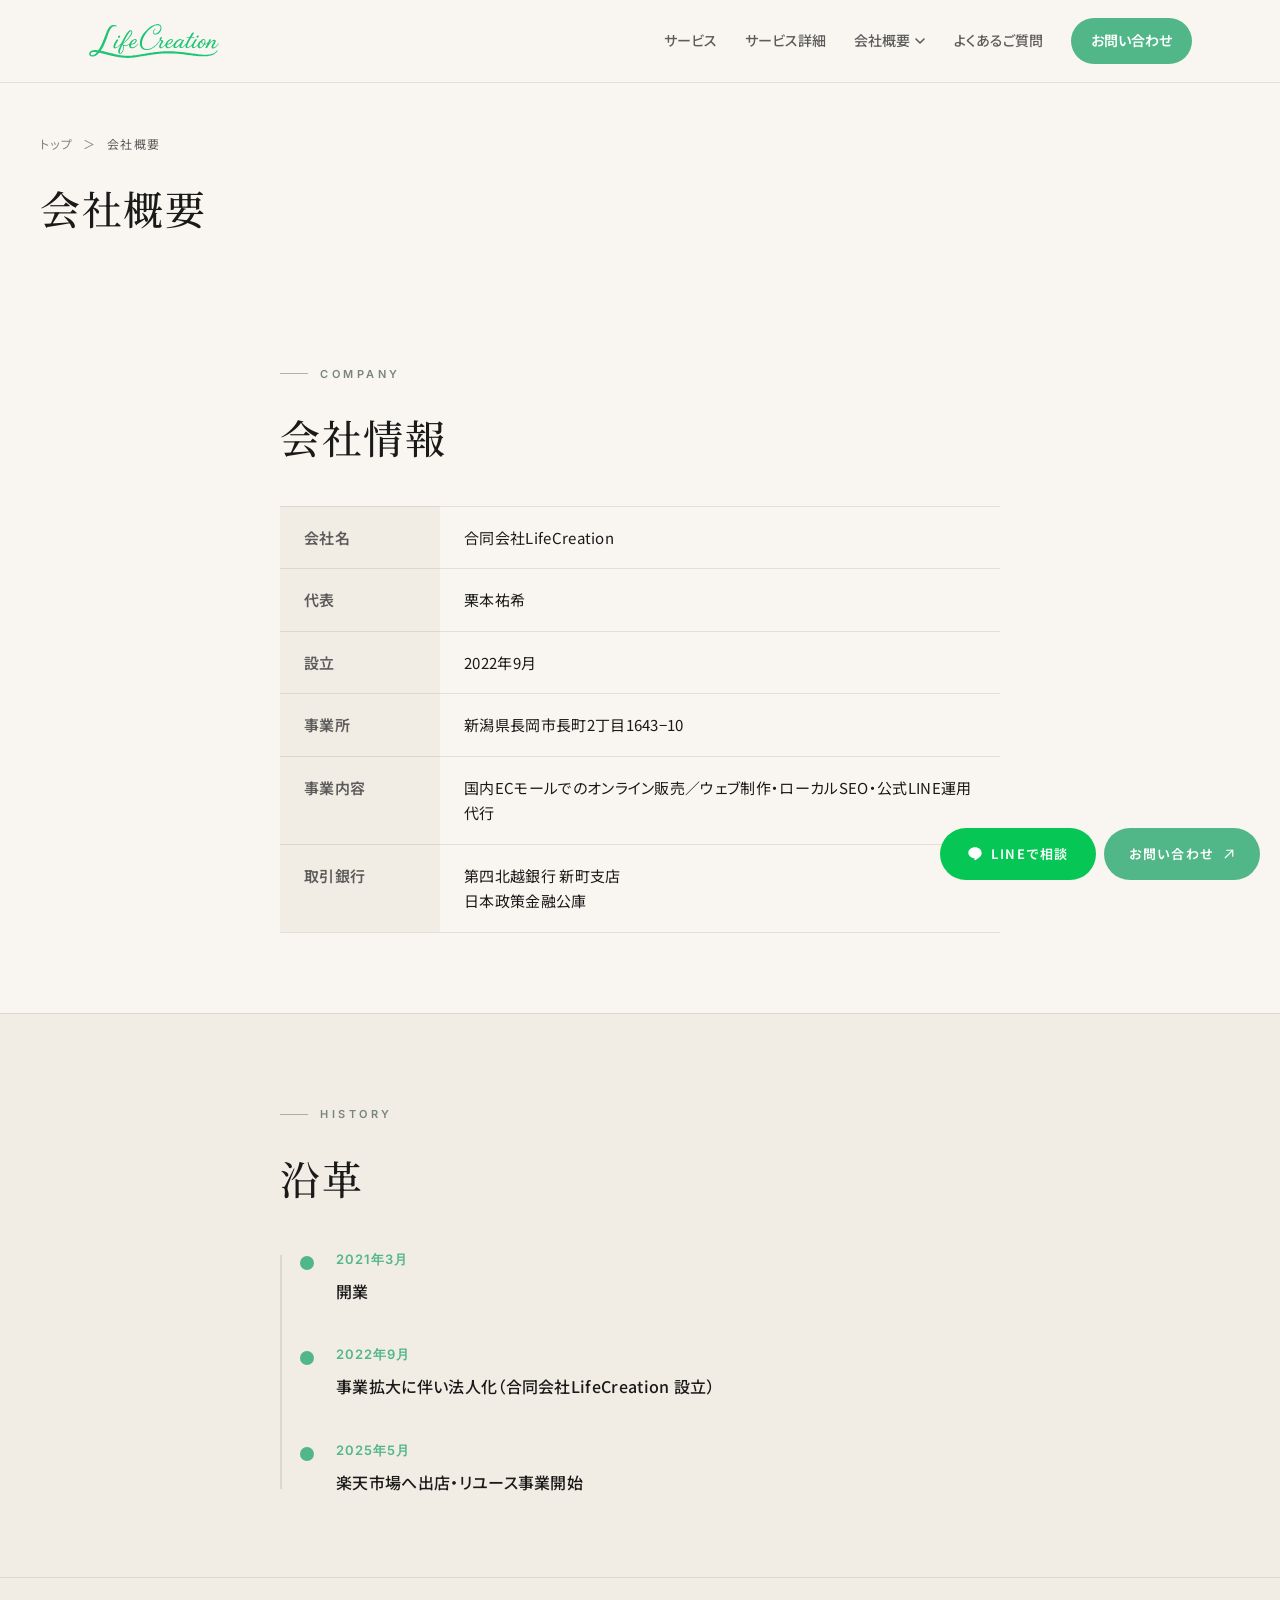
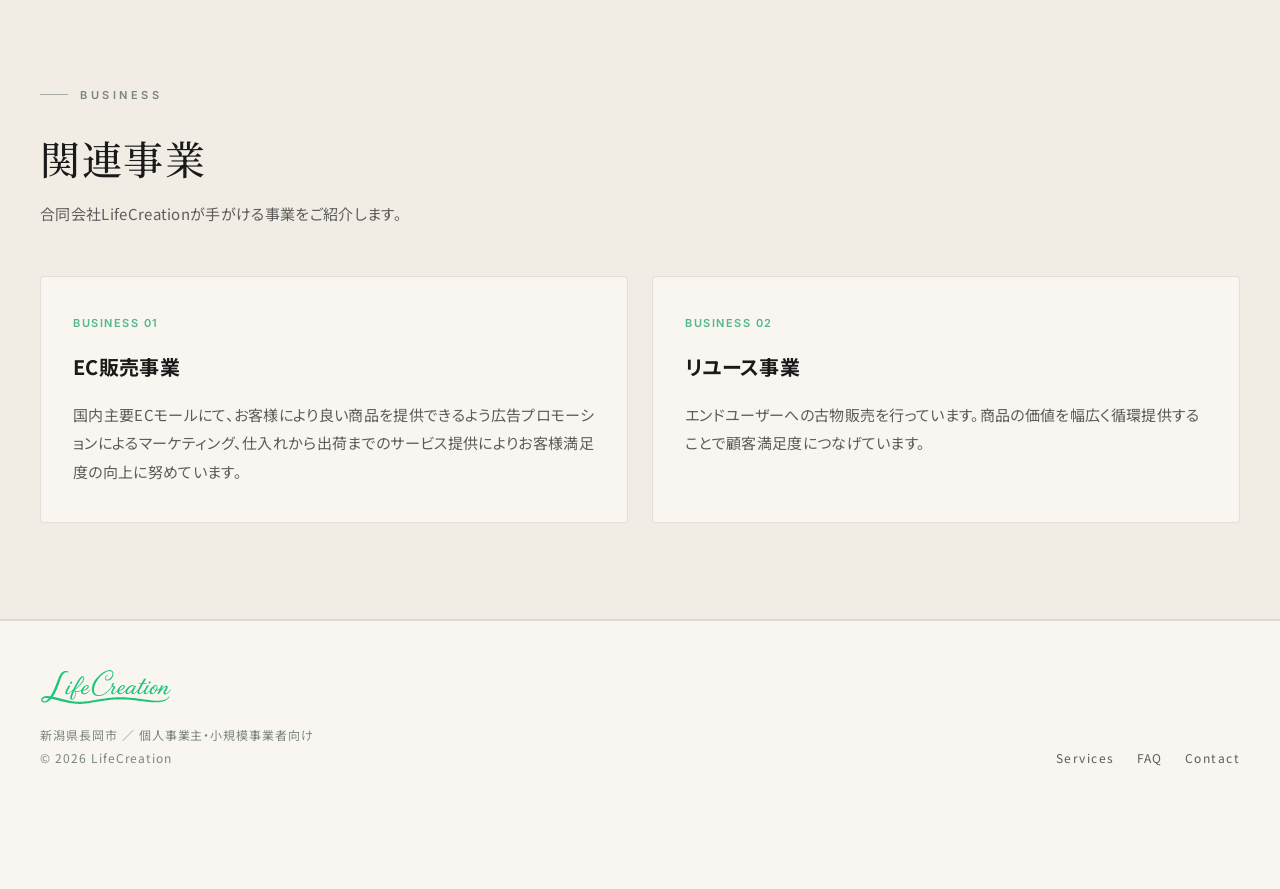
<file: company/index.html>
<!DOCTYPE html>
<html lang="ja">
<head>
  <meta charset="UTF-8" />
  <meta name="viewport" content="width=device-width, initial-scale=1.0" />

  <!-- Google tag (gtag.js) -->
  <script async src="https://www.googletagmanager.com/gtag/js?id=G-1W114CVM6D"></script>
  <script>
    window.dataLayer = window.dataLayer || [];
    function gtag(){dataLayer.push(arguments);}
    gtag('js', new Date());
    gtag('config', 'G-1W114CVM6D');
  </script>

  <title>会社概要 ｜ LifeCreation</title>
  <meta name="description" content="合同会社LifeCreationの会社概要・事業内容・沿革をご紹介します。" />
  <link rel="canonical" href="https://lifecreationst.net/company/" />

  <!-- Favicon -->
  <link rel="icon" type="image/svg+xml" href="../assets/favicon.svg" />
  <link rel="apple-touch-icon" href="../assets/apple-touch-icon.png" />

  <link rel="preconnect" href="https://fonts.googleapis.com" />
  <link rel="preconnect" href="https://fonts.gstatic.com" crossorigin />
  <link href="https://fonts.googleapis.com/css2?family=Inter:wght@400;500;600&amp;family=Noto+Sans+JP:wght@400;500;600;700&amp;family=Noto+Serif+JP:wght@400;500;600&amp;display=swap" rel="stylesheet" />

  <link rel="stylesheet" href="../assets/style.css" />
</head>
<body>

  <!-- ============== Header ============== -->
  <header class="site-header">
    <div class="site-header__inner">
      <a class="brand brand--wordmark" href="../index.html" aria-label="LifeCreation ホーム">
        <img class="brand__logo" src="../assets/logo.svg" alt="LifeCreation" />
        <span class="brand__name">LifeCreation</span>
      </a>

      <!-- PC: inline navigation (hidden on mobile) -->
      <nav class="nav-inline" aria-label="サイトナビゲーション (PC)">
        <a href="../index.html#services">サービス</a>
        <a href="../services/index.html">サービス詳細</a>
        <div class="nav-dropdown">
          <a class="nav-dropdown__link" href="./index.html">
            会社概要
            <svg width="12" height="12" viewBox="0 0 12 12" fill="none" aria-hidden="true"><path d="M2 4L6 8L10 4" stroke="currentColor" stroke-width="1.6" stroke-linecap="round" stroke-linejoin="round"/></svg>
          </a>
          <div class="nav-dropdown__menu">
            <a href="#related-biz">関連事業</a>
          </div>
        </div>
        <a href="../index.html#faq">よくあるご質問</a>
        <a href="../index.html#contact" class="nav-cta">お問い合わせ</a>
      </nav>

      <!-- Mobile: hamburger menu button -->
      <button class="menu-btn" type="button" id="menuBtn" aria-expanded="false" aria-controls="navDrawer">
        <span class="menu-btn__icon" aria-hidden="true"><span></span><span></span><span></span></span>
        <span class="menu-btn__label">メニュー</span>
      </button>
    </div>
    <nav class="nav-drawer" id="navDrawer" aria-label="サイトナビゲーション">
      <div class="nav-drawer__inner">
        <a href="../index.html#services">サービス</a>
        <a href="../services/index.html">サービス詳細・制作実績</a>
        <a href="./index.html">会社概要</a>
        <a href="#related-biz">関連事業</a>
        <a href="../index.html#faq">よくあるご質問</a>
        <a class="nav-drawer__cta" href="../index.html#contact">お問い合わせ</a>
      </div>
    </nav>
  </header>

  <!-- ============== Intro ============== -->
  <section class="svc-page__intro">
    <div class="container">
      <nav class="breadcrumb" aria-label="パンくずリスト">
        <a href="../index.html">トップ</a>
        <span aria-hidden="true">＞</span>
        <span aria-current="page">会社概要</span>
      </nav>
      <h1 class="section-title">会社概要</h1>
    </div>
  </section>

  <!-- ============== 会社概要 ============== -->
  <section class="company-detail">
    <div class="container container--narrow">
      <div class="section-label">Company</div>
      <h2 class="section-title">会社情報</h2>

      <table class="company-table">
        <tbody>
          <tr>
            <th scope="row">会社名</th>
            <td>合同会社LifeCreation</td>
          </tr>
          <tr>
            <th scope="row">代表</th>
            <td>栗本祐希</td>
          </tr>
          <tr>
            <th scope="row">設立</th>
            <td>2022年9月</td>
          </tr>
          <tr>
            <th scope="row">事業所</th>
            <td>新潟県長岡市長町2丁目1643−10</td>
          </tr>
          <tr>
            <th scope="row">事業内容</th>
            <td>国内ECモールでのオンライン販売／ウェブ制作・ローカルSEO・公式LINE運用代行</td>
          </tr>
          <tr>
            <th scope="row">取引銀行</th>
            <td>第四北越銀行 新町支店<br />日本政策金融公庫</td>
          </tr>
        </tbody>
      </table>
    </div>
  </section>

  <!-- ============== 沿革 ============== -->
  <section class="history">
    <div class="container container--narrow">
      <div class="section-label">History</div>
      <h2 class="section-title">沿革</h2>

      <div class="timeline">
        <div class="timeline-item">
          <span class="timeline-item__date">2021年3月</span>
          <p class="timeline-item__text">開業</p>
        </div>
        <div class="timeline-item">
          <span class="timeline-item__date">2022年9月</span>
          <p class="timeline-item__text">事業拡大に伴い法人化（合同会社LifeCreation 設立）</p>
        </div>
        <div class="timeline-item">
          <span class="timeline-item__date">2025年5月</span>
          <p class="timeline-item__text">楽天市場へ出店・リユース事業開始</p>
        </div>
      </div>
    </div>
  </section>

  <!-- ============== 事業内容 ============== -->
  <section class="related-biz" id="related-biz">
    <div class="container">
      <div class="section-label">Business</div>
      <h2 class="section-title">関連事業</h2>
      <p class="section-lede">合同会社LifeCreationが手がける事業をご紹介します。</p>

      <div class="related-biz__grid">
        <div class="biz-card">
          <span class="biz-card__num">BUSINESS 01</span>
          <h3 class="biz-card__title">EC販売事業</h3>
          <p class="biz-card__body">国内主要ECモールにて、お客様により良い商品を提供できるよう広告プロモーションによるマーケティング、仕入れから出荷までのサービス提供によりお客様満足度の向上に努めています。</p>
        </div>
        <div class="biz-card">
          <span class="biz-card__num">BUSINESS 02</span>
          <h3 class="biz-card__title">リユース事業</h3>
          <p class="biz-card__body">エンドユーザーへの古物販売を行っています。商品の価値を幅広く循環提供することで顧客満足度につなげています。</p>
        </div>
      </div>
    </div>
  </section>

  <!-- ============== Footer ============== -->
  <footer class="site-footer">
    <div class="site-footer__inner">
      <div>
        <a class="brand brand--wordmark" href="../index.html" aria-label="LifeCreation ホーム">
          <img class="brand__logo" src="../assets/logo.svg" alt="LifeCreation" />
          <span class="brand__name" style="font-size:15px;">LifeCreation</span>
        </a>
        <div class="site-footer__meta" style="margin-top:10px;">
          新潟県長岡市 ／ 個人事業主・小規模事業者向け<br />
          © 2026 LifeCreation
        </div>
      </div>
      <nav class="site-footer__nav" aria-label="フッターナビゲーション">
        <a href="../index.html#services">Services</a>
        <a href="../index.html#faq">FAQ</a>
        <a href="../index.html#contact">Contact</a>
      </nav>
    </div>
  </footer>

  <!-- Sticky CTA -->
  <div class="sticky-cta" id="stickyCta">
    <a class="sticky-cta__line" href="https://lin.ee/u9LRQpn" target="_blank" rel="noopener noreferrer">
      <svg width="16" height="16" viewBox="0 0 24 24" fill="currentColor" aria-hidden="true"><path d="M12 2C6.477 2 2 5.7 2 10.27c0 4.1 3.59 7.53 8.45 8.18.33.07.78.22.89.5.1.26.06.66.03.93l-.14.86c-.04.26-.21 1.02.9.56 1.1-.46 5.95-3.5 8.12-6 .9-1.05 1.75-2.72 1.75-4.97C22 5.7 17.523 2 12 2Z"/></svg>
      LINEで相談
    </a>
    <a class="sticky-cta__form" href="../index.html#contact">
      お問い合わせ
      <svg width="12" height="12" viewBox="0 0 16 16" fill="none" aria-hidden="true"><path d="M3 13L13 3M13 3H5M13 3V11" stroke="currentColor" stroke-width="1.6" stroke-linecap="round" stroke-linejoin="round"/></svg>
    </a>
  </div>

  <script>
    const siteHeader = document.querySelector('.site-header');
    const syncHeader = () => {
      siteHeader.classList.toggle('is-scrolled', window.scrollY > 12);
    };
    syncHeader();
    window.addEventListener('scroll', syncHeader, { passive: true });

    const menuBtn = document.getElementById('menuBtn');
    const navDrawer = document.getElementById('navDrawer');
    menuBtn.addEventListener('click', () => {
      const open = navDrawer.classList.toggle('is-open');
      menuBtn.setAttribute('aria-expanded', String(open));
      siteHeader.classList.toggle('is-open', open);
    });
    navDrawer.querySelectorAll('a').forEach(a => a.addEventListener('click', () => {
      navDrawer.classList.remove('is-open');
      menuBtn.setAttribute('aria-expanded', 'false');
      siteHeader.classList.remove('is-open');
    }));
  </script>
</body>
</html>
</file>
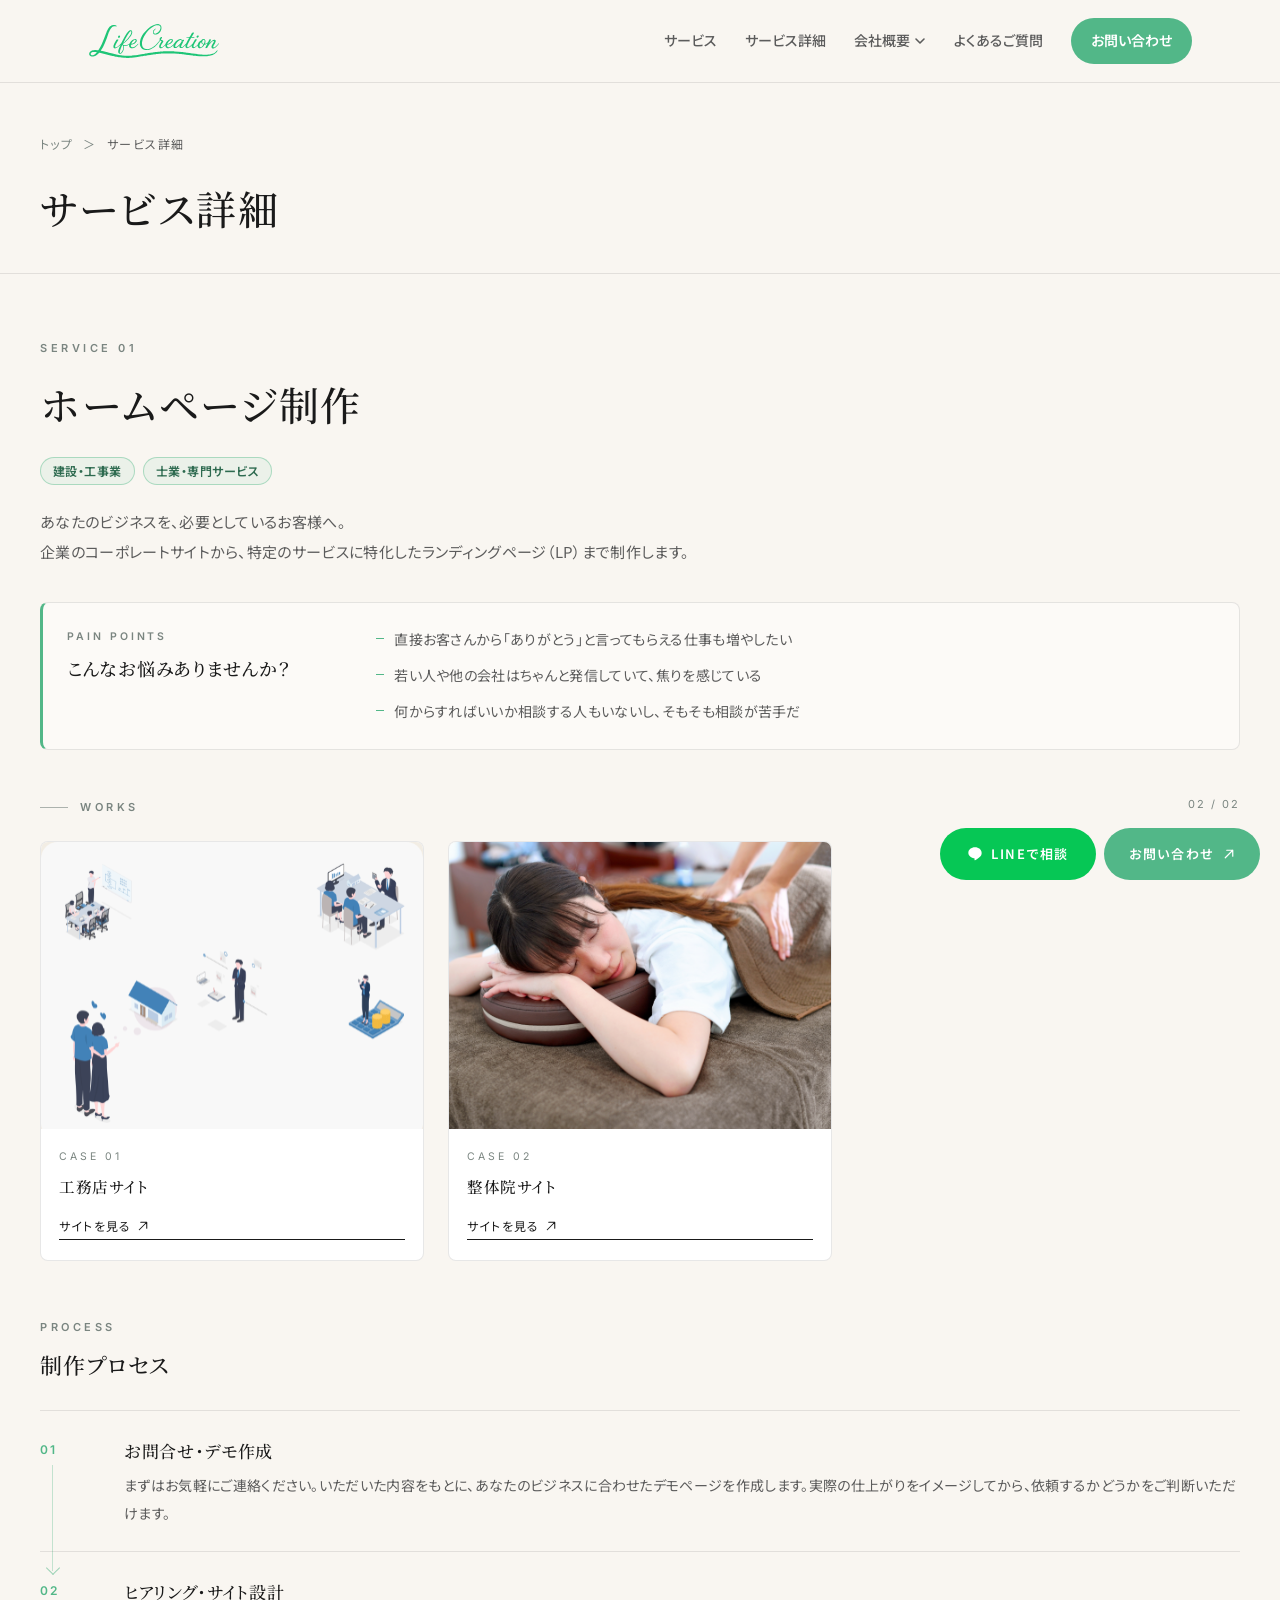
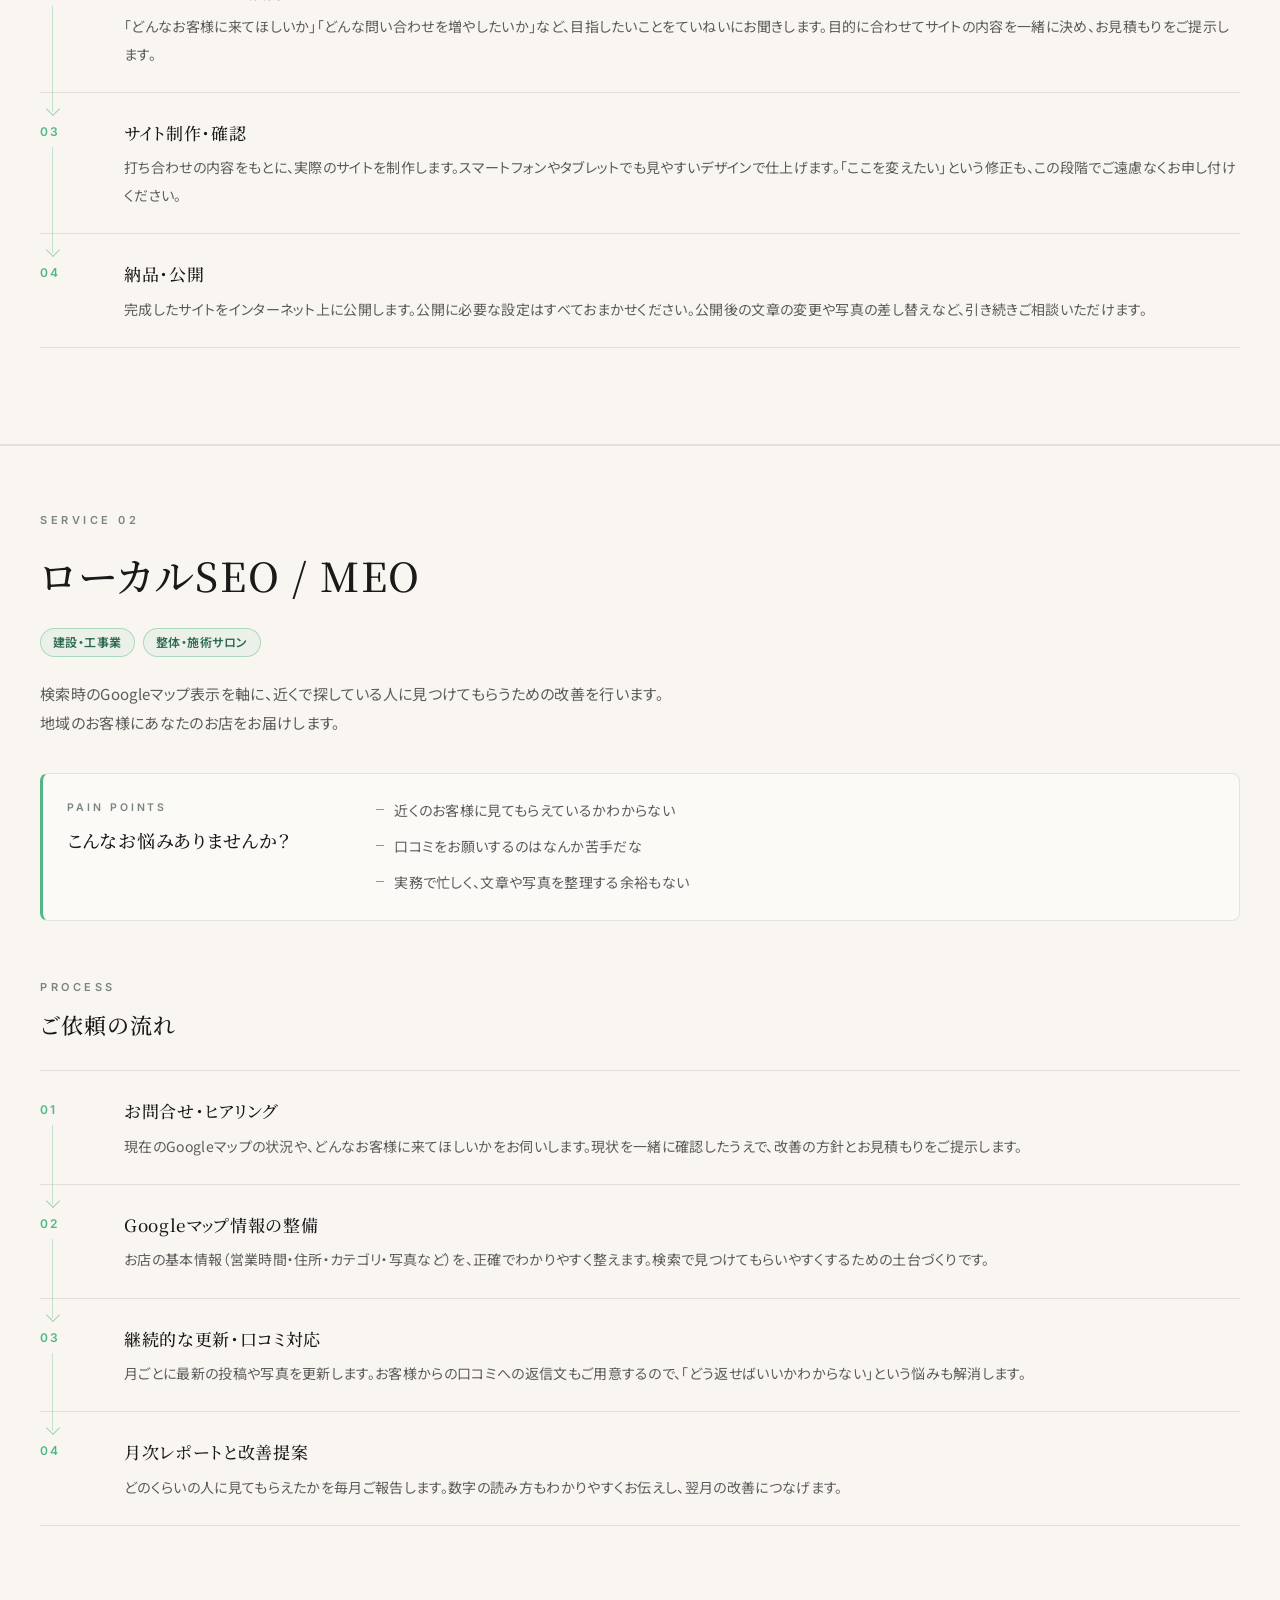
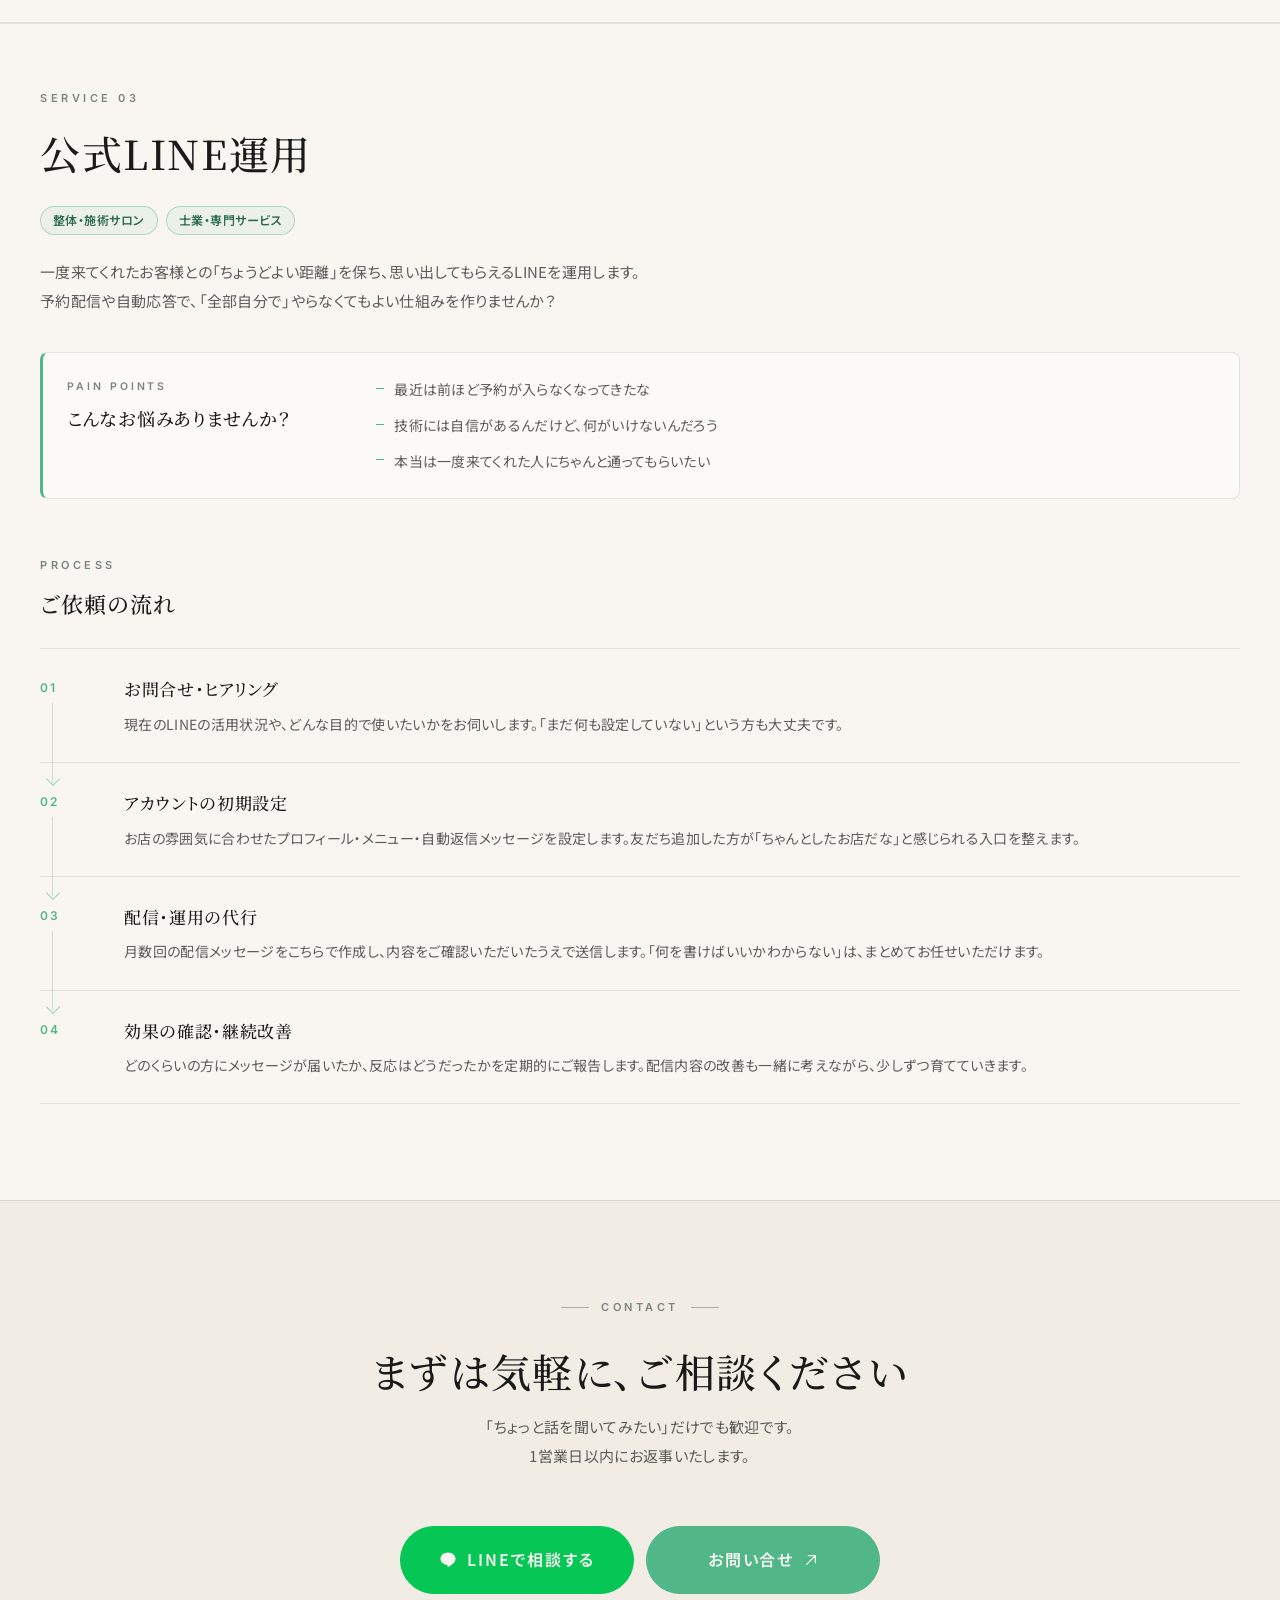
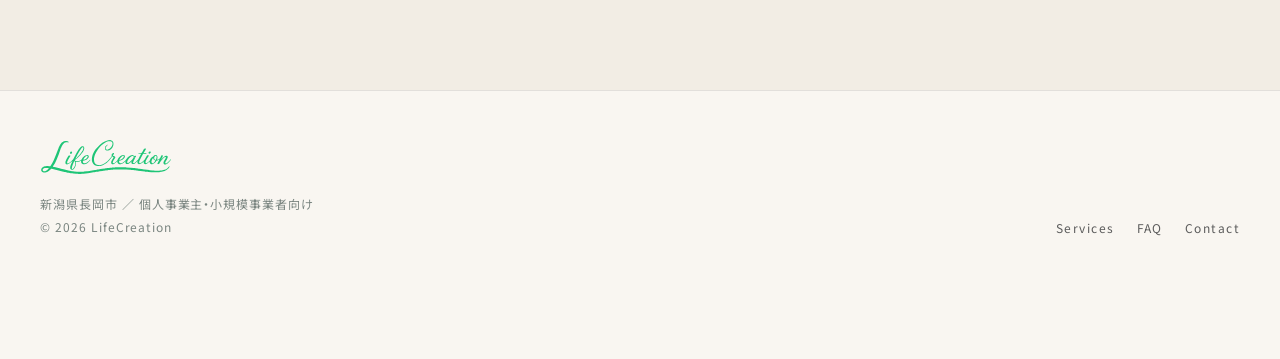
<file: services/index.html>
<!DOCTYPE html>
<html lang="ja">
<head>
  <meta charset="UTF-8" />
  <meta name="viewport" content="width=device-width, initial-scale=1.0" />

  <!-- Google tag (gtag.js) -->
  <script async src="https://www.googletagmanager.com/gtag/js?id=G-1W114CVM6D"></script>
  <script>
    window.dataLayer = window.dataLayer || [];
    function gtag(){dataLayer.push(arguments);}
    gtag('js', new Date());
    gtag('config', 'G-1W114CVM6D');
  </script>

  <title>サービス詳細 ｜ LifeCreation</title>
  <meta name="description" content="ホームページ制作・ローカルSEO/MEO・公式LINE代行の詳細と、制作実績をご覧いただけます。" />
  <link rel="canonical" href="https://lifecreationst.net/services/" />

  <!-- Favicon -->
  <link rel="icon" type="image/svg+xml" href="../assets/favicon.svg" />
  <link rel="apple-touch-icon" href="../assets/apple-touch-icon.png" />

  <link rel="preconnect" href="https://fonts.googleapis.com" />
  <link rel="preconnect" href="https://fonts.gstatic.com" crossorigin />
  <link href="https://fonts.googleapis.com/css2?family=Inter:wght@400;500;600&amp;family=Noto+Sans+JP:wght@400;500;600;700&amp;family=Noto+Serif+JP:wght@400;500;600&amp;display=swap" rel="stylesheet" />

  <link rel="stylesheet" href="../assets/style.css" />
</head>
<body>

  <!-- ============== Header ============== -->
  <header class="site-header">
    <div class="site-header__inner">
      <a class="brand brand--wordmark" href="../index.html" aria-label="LifeCreation ホーム">
        <img class="brand__logo" src="../assets/logo.svg" alt="LifeCreation" />
        <span class="brand__name">LifeCreation</span>
      </a>

      <!-- PC: inline navigation (hidden on mobile) -->
      <nav class="nav-inline" aria-label="サイトナビゲーション (PC)">
        <a href="../index.html#services">サービス</a>
        <a href="./index.html">サービス詳細</a>
        <div class="nav-dropdown">
          <a class="nav-dropdown__link" href="../company/index.html">
            会社概要
            <svg width="12" height="12" viewBox="0 0 12 12" fill="none" aria-hidden="true"><path d="M2 4L6 8L10 4" stroke="currentColor" stroke-width="1.6" stroke-linecap="round" stroke-linejoin="round"/></svg>
          </a>
          <div class="nav-dropdown__menu">
            <a href="../company/index.html#related-biz">関連事業</a>
          </div>
        </div>
        <a href="../index.html#faq">よくあるご質問</a>
        <a href="../index.html#contact" class="nav-cta">お問い合わせ</a>
      </nav>

      <!-- Mobile: hamburger menu button -->
      <button class="menu-btn" type="button" id="menuBtn" aria-expanded="false" aria-controls="navDrawer">
        <span class="menu-btn__icon" aria-hidden="true"><span></span><span></span><span></span></span>
        <span class="menu-btn__label">メニュー</span>
      </button>
    </div>
    <nav class="nav-drawer" id="navDrawer" aria-label="サイトナビゲーション">
      <div class="nav-drawer__inner">
        <a href="../index.html#services">サービス</a>
        <a href="./index.html">サービス詳細・制作実績</a>
        <a href="../company/index.html">会社概要</a>
        <a href="../company/index.html#related-biz">関連事業</a>
        <a href="../index.html#faq">よくあるご質問</a>
        <a class="nav-drawer__cta" href="../index.html#contact">お問い合わせ</a>
      </div>
    </nav>
  </header>

  <!-- ============== Intro ============== -->
  <section class="svc-page__intro">
    <div class="container">
      <nav class="breadcrumb" aria-label="パンくずリスト">
        <a href="../index.html">トップ</a>
        <span aria-hidden="true">＞</span>
        <span aria-current="page">サービス詳細</span>
      </nav>
      <h1 class="section-title">サービス詳細</h1>
    </div>
  </section>

  <!-- ============== SERVICE 01 ：ホームページ制作 ============== -->
  <section class="svc-detail" id="hp">
    <div class="container">
      <div class="svc-detail__head">
        <span class="svc-detail__num">SERVICE 01</span>
        <h2 class="svc-detail__title">ホームページ制作</h2>
        <div class="industry-tags" aria-label="対象業種">
          <span class="industry-tag">建設・工事業</span>
          <span class="industry-tag">士業・専門サービス</span>
        </div>
        <p class="svc-detail__lede">
          あなたのビジネスを、必要としているお客様へ。<br />
          企業のコーポレートサイトから、特定のサービスに特化したランディングページ（LP）まで制作します。
        </p>
      </div>

      <div class="worry-box">
        <div class="worry-box__head">
          <span class="worry-box__label">Pain Points</span>
          <h3 class="worry-box__title">こんなお悩みありませんか？</h3>
        </div>
        <ul class="worry-list">
          <li>直接お客さんから「ありがとう」と言ってもらえる仕事も増やしたい</li>
          <li>若い人や他の会社はちゃんと発信していて、焦りを感じている</li>
          <li>何からすればいいか相談する人もいないし、そもそも相談が苦手だ</li>
        </ul>
      </div>

      <!-- Works -->
      <div class="works">
        <div class="works__head">
          <span class="works__label">Works</span>
          <span class="works__count">02 / 02</span>
        </div>

        <div class="works__grid" data-mobile-loop>
          <!-- CASE 01 : 工務店 -->
          <a class="work-card" href="../middleex/index.html" target="_blank" rel="noopener">
            <div class="work-card__thumb" aria-hidden="true">
              <img src="../middleex/img/first-view 1.svg" alt="工務店サイト FV" style="width:100%;height:100%;object-fit:cover;object-position:center top;" />
            </div>
            <div class="work-card__body">
              <span class="work-card__num">CASE 01</span>
              <h4 class="work-card__title">工務店サイト</h4>
              <span class="work-card__link">
                サイトを見る
                <svg width="12" height="12" viewBox="0 0 16 16" fill="none"><path d="M3 13L13 3M13 3H5M13 3V11" stroke="currentColor" stroke-width="1.4" stroke-linecap="round" stroke-linejoin="round"/></svg>
              </span>
            </div>
          </a>

          <!-- CASE 02 : 整体院 -->
          <a class="work-card" href="../chiropractic/index.html" target="_blank" rel="noopener">
            <div class="work-card__thumb" aria-hidden="true">
              <img src="../chiropractic/img/4569825_m.jpg" alt="整体院サイト FV" style="width:100%;height:100%;object-fit:cover;object-position:center top;" />
            </div>
            <div class="work-card__body">
              <span class="work-card__num">CASE 02</span>
              <h4 class="work-card__title">整体院サイト</h4>
              <span class="work-card__link">
                サイトを見る
                <svg width="12" height="12" viewBox="0 0 16 16" fill="none"><path d="M3 13L13 3M13 3H5M13 3V11" stroke="currentColor" stroke-width="1.4" stroke-linecap="round" stroke-linejoin="round"/></svg>
              </span>
            </div>
          </a>
        </div>
      </div>

      <div class="svc-process">
        <span class="svc-process__label">Process</span>
        <h3 class="svc-process__title">制作プロセス</h3>
      </div>

      <div class="svc-detail__list">
        <div class="svc-feature">
          <span class="svc-feature__num">01</span>
          <div>
            <h3 class="svc-feature__title">お問合せ・デモ作成</h3>
            <p class="svc-feature__body">まずはお気軽にご連絡ください。いただいた内容をもとに、あなたのビジネスに合わせたデモページを作成します。実際の仕上がりをイメージしてから、依頼するかどうかをご判断いただけます。</p>
          </div>
        </div>
        <div class="svc-feature">
          <span class="svc-feature__num">02</span>
          <div>
            <h3 class="svc-feature__title">ヒアリング・サイト設計</h3>
            <p class="svc-feature__body">「どんなお客様に来てほしいか」「どんな問い合わせを増やしたいか」など、目指したいことをていねいにお聞きします。目的に合わせてサイトの内容を一緒に決め、お見積もりをご提示します。</p>
          </div>
        </div>
        <div class="svc-feature">
          <span class="svc-feature__num">03</span>
          <div>
            <h3 class="svc-feature__title">サイト制作・確認</h3>
            <p class="svc-feature__body">打ち合わせの内容をもとに、実際のサイトを制作します。スマートフォンやタブレットでも見やすいデザインで仕上げます。「ここを変えたい」という修正も、この段階でご遠慮なくお申し付けください。</p>
          </div>
        </div>
        <div class="svc-feature">
          <span class="svc-feature__num">04</span>
          <div>
            <h3 class="svc-feature__title">納品・公開</h3>
            <p class="svc-feature__body">完成したサイトをインターネット上に公開します。公開に必要な設定はすべておまかせください。公開後の文章の変更や写真の差し替えなど、引き続きご相談いただけます。</p>
          </div>
        </div>
      </div>
    </div>
  </section>

  <hr class="svc-divider" />

  <!-- ============== SERVICE 02 ：MEO ============== -->
  <section class="svc-detail" id="meo">
    <div class="container">
      <div class="svc-detail__head">
        <span class="svc-detail__num">SERVICE 02</span>
        <h2 class="svc-detail__title">ローカルSEO / MEO</h2>
        <div class="industry-tags" aria-label="対象業種">
          <span class="industry-tag">建設・工事業</span>
          <span class="industry-tag">整体・施術サロン</span>
        </div>
        <p class="svc-detail__lede">
          検索時のGoogleマップ表示を軸に、近くで探している人に見つけてもらうための改善を行います。<br />
          地域のお客様にあなたのお店をお届けします。
        </p>
      </div>

      <div class="worry-box">
        <div class="worry-box__head">
          <span class="worry-box__label">Pain Points</span>
          <h3 class="worry-box__title">こんなお悩みありませんか？</h3>
        </div>
        <ul class="worry-list">
          <li>近くのお客様に見てもらえているかわからない</li>
          <li>口コミをお願いするのはなんか苦手だな</li>
          <li>実務で忙しく、文章や写真を整理する余裕もない</li>
        </ul>
      </div>

      <div class="svc-process">
        <span class="svc-process__label">Process</span>
        <h3 class="svc-process__title">ご依頼の流れ</h3>
      </div>

      <div class="svc-detail__list">
        <div class="svc-feature">
          <span class="svc-feature__num">01</span>
          <div>
            <h3 class="svc-feature__title">お問合せ・ヒアリング</h3>
            <p class="svc-feature__body">現在のGoogleマップの状況や、どんなお客様に来てほしいかをお伺いします。現状を一緒に確認したうえで、改善の方針とお見積もりをご提示します。</p>
          </div>
        </div>
        <div class="svc-feature">
          <span class="svc-feature__num">02</span>
          <div>
            <h3 class="svc-feature__title">Googleマップ情報の整備</h3>
            <p class="svc-feature__body">お店の基本情報（営業時間・住所・カテゴリ・写真など）を、正確でわかりやすく整えます。検索で見つけてもらいやすくするための土台づくりです。</p>
          </div>
        </div>
        <div class="svc-feature">
          <span class="svc-feature__num">03</span>
          <div>
            <h3 class="svc-feature__title">継続的な更新・口コミ対応</h3>
            <p class="svc-feature__body">月ごとに最新の投稿や写真を更新します。お客様からの口コミへの返信文もご用意するので、「どう返せばいいかわからない」という悩みも解消します。</p>
          </div>
        </div>
        <div class="svc-feature">
          <span class="svc-feature__num">04</span>
          <div>
            <h3 class="svc-feature__title">月次レポートと改善提案</h3>
            <p class="svc-feature__body">どのくらいの人に見てもらえたかを毎月ご報告します。数字の読み方もわかりやすくお伝えし、翌月の改善につなげます。</p>
          </div>
        </div>
      </div>
    </div>
  </section>

  <hr class="svc-divider" />

  <!-- ============== SERVICE 03 ：LINE ============== -->
  <section class="svc-detail" id="line">
    <div class="container">
      <div class="svc-detail__head">
        <span class="svc-detail__num">SERVICE 03</span>
        <h2 class="svc-detail__title">公式LINE運用</h2>
        <div class="industry-tags" aria-label="対象業種">
          <span class="industry-tag">整体・施術サロン</span>
          <span class="industry-tag">士業・専門サービス</span>
        </div>
        <p class="svc-detail__lede">
          一度来てくれたお客様との「ちょうどよい距離」を保ち、思い出してもらえるLINEを運用します。<br />
          予約配信や自動応答で、「全部自分で」やらなくてもよい仕組みを作りませんか？
        </p>
      </div>

      <div class="worry-box">
        <div class="worry-box__head">
          <span class="worry-box__label">Pain Points</span>
          <h3 class="worry-box__title">こんなお悩みありませんか？</h3>
        </div>
        <ul class="worry-list">
          <li>最近は前ほど予約が入らなくなってきたな</li>
          <li>技術には自信があるんだけど、何がいけないんだろう</li>
          <li>本当は一度来てくれた人にちゃんと通ってもらいたい</li>
        </ul>
      </div>

      <div class="svc-process">
        <span class="svc-process__label">Process</span>
        <h3 class="svc-process__title">ご依頼の流れ</h3>
      </div>

      <div class="svc-detail__list">
        <div class="svc-feature">
          <span class="svc-feature__num">01</span>
          <div>
            <h3 class="svc-feature__title">お問合せ・ヒアリング</h3>
            <p class="svc-feature__body">現在のLINEの活用状況や、どんな目的で使いたいかをお伺いします。「まだ何も設定していない」という方も大丈夫です。</p>
          </div>
        </div>
        <div class="svc-feature">
          <span class="svc-feature__num">02</span>
          <div>
            <h3 class="svc-feature__title">アカウントの初期設定</h3>
            <p class="svc-feature__body">お店の雰囲気に合わせたプロフィール・メニュー・自動返信メッセージを設定します。友だち追加した方が「ちゃんとしたお店だな」と感じられる入口を整えます。</p>
          </div>
        </div>
        <div class="svc-feature">
          <span class="svc-feature__num">03</span>
          <div>
            <h3 class="svc-feature__title">配信・運用の代行</h3>
            <p class="svc-feature__body">月数回の配信メッセージをこちらで作成し、内容をご確認いただいたうえで送信します。「何を書けばいいかわからない」は、まとめてお任せいただけます。</p>
          </div>
        </div>
        <div class="svc-feature">
          <span class="svc-feature__num">04</span>
          <div>
            <h3 class="svc-feature__title">効果の確認・継続改善</h3>
            <p class="svc-feature__body">どのくらいの方にメッセージが届いたか、反応はどうだったかを定期的にご報告します。配信内容の改善も一緒に考えながら、少しずつ育てていきます。</p>
          </div>
        </div>
      </div>
    </div>
  </section>

  <!-- ============== Contact CTA ============== -->
  <section class="contact">
    <div class="container container--narrow">
      <div class="contact__head">
        <div class="section-label section-label--center">Contact</div>
        <h2 class="section-title section-title--center">まずは気軽に、ご相談ください</h2>
        <p class="section-lede section-lede--center">「ちょっと話を聞いてみたい」だけでも歓迎です。<br />1営業日以内にお返事いたします。</p>
      </div>
      <div class="closing__actions">
        <a class="btn btn--line btn--pill" href="https://lin.ee/u9LRQpn" target="_blank" rel="noopener noreferrer">
          <svg width="18" height="18" viewBox="0 0 24 24" fill="currentColor" aria-hidden="true"><path d="M12 2C6.477 2 2 5.7 2 10.27c0 4.1 3.59 7.53 8.45 8.18.33.07.78.22.89.5.1.26.06.66.03.93l-.14.86c-.04.26-.21 1.02.9.56 1.1-.46 5.95-3.5 8.12-6 .9-1.05 1.75-2.72 1.75-4.97C22 5.7 17.523 2 12 2Z"/></svg>
          LINEで相談する
        </a>
        <a class="btn btn--pill" href="../index.html#contact">
          お問い合せ
          <svg width="14" height="14" viewBox="0 0 16 16" fill="none" aria-hidden="true"><path d="M3 13L13 3M13 3H5M13 3V11" stroke="currentColor" stroke-width="1.4" stroke-linecap="round" stroke-linejoin="round"/></svg>
        </a>
      </div>
    </div>
  </section>

  <!-- ============== Footer ============== -->
  <footer class="site-footer">
    <div class="site-footer__inner">
      <div>
        <a class="brand brand--wordmark" href="../index.html" aria-label="LifeCreation ホーム">
          <img class="brand__logo" src="../assets/logo.svg" alt="LifeCreation" />
          <span class="brand__name" style="font-size:15px;">LifeCreation</span>
        </a>
        <div class="site-footer__meta" style="margin-top:10px;">
          新潟県長岡市 ／ 個人事業主・小規模事業者向け<br />
          © 2026 LifeCreation
        </div>
      </div>
      <nav class="site-footer__nav" aria-label="フッターナビゲーション">
        <a href="../index.html#services">Services</a>
        <a href="../index.html#faq">FAQ</a>
        <a href="../index.html#contact">Contact</a>
      </nav>
    </div>
  </footer>

  <!-- Sticky CTA -->
  <div class="sticky-cta" id="stickyCta">
    <a class="sticky-cta__line" href="https://lin.ee/u9LRQpn" target="_blank" rel="noopener noreferrer">
      <svg width="16" height="16" viewBox="0 0 24 24" fill="currentColor" aria-hidden="true"><path d="M12 2C6.477 2 2 5.7 2 10.27c0 4.1 3.59 7.53 8.45 8.18.33.07.78.22.89.5.1.26.06.66.03.93l-.14.86c-.04.26-.21 1.02.9.56 1.1-.46 5.95-3.5 8.12-6 .9-1.05 1.75-2.72 1.75-4.97C22 5.7 17.523 2 12 2Z"/></svg>
      LINEで相談
    </a>
    <a class="sticky-cta__form" href="../index.html#contact">
      お問い合わせ
      <svg width="12" height="12" viewBox="0 0 16 16" fill="none" aria-hidden="true"><path d="M3 13L13 3M13 3H5M13 3V11" stroke="currentColor" stroke-width="1.6" stroke-linecap="round" stroke-linejoin="round"/></svg>
    </a>
  </div>

  <script>
    const siteHeader = document.querySelector('.site-header');
    const syncHeader = () => {
      siteHeader.classList.toggle('is-scrolled', window.scrollY > 12);
    };
    syncHeader();
    window.addEventListener('scroll', syncHeader, { passive: true });

    const menuBtn = document.getElementById('menuBtn');
    const navDrawer = document.getElementById('navDrawer');
    menuBtn.addEventListener('click', () => {
      const open = navDrawer.classList.toggle('is-open');
      menuBtn.setAttribute('aria-expanded', String(open));
      siteHeader.classList.toggle('is-open', open);
    });
    navDrawer.querySelectorAll('a').forEach(a => a.addEventListener('click', () => {
      navDrawer.classList.remove('is-open');
      menuBtn.setAttribute('aria-expanded', 'false');
      siteHeader.classList.remove('is-open');
    }));

    const worksTrack = document.querySelector('[data-mobile-loop]');
    const worksMobileQuery = window.matchMedia('(max-width: 719px)');
    const setupWorksLoop = () => {
      if (!worksTrack) return;

      worksTrack.querySelectorAll('[data-clone="true"]').forEach(clone => clone.remove());
      const cards = Array.from(worksTrack.querySelectorAll('.work-card'));
      if (!worksMobileQuery.matches || cards.length === 0) {
        worksTrack.onscroll = null;
        return;
      }

      const before = document.createDocumentFragment();
      const after = document.createDocumentFragment();
      cards.forEach(card => {
        const beforeClone = card.cloneNode(true);
        const afterClone = card.cloneNode(true);
        [beforeClone, afterClone].forEach(clone => {
          clone.dataset.clone = 'true';
          clone.setAttribute('aria-hidden', 'true');
          clone.tabIndex = -1;
        });
        before.appendChild(beforeClone);
        after.appendChild(afterClone);
      });
      worksTrack.prepend(before);
      worksTrack.append(after);

      const originals = Array.from(worksTrack.querySelectorAll('.work-card:not([data-clone])'));
      const firstOriginal = originals[0];
      const goToOriginalSet = () => {
        worksTrack.scrollLeft = firstOriginal.offsetLeft - worksTrack.offsetLeft - 20;
      };

      requestAnimationFrame(goToOriginalSet);

      let ticking = false;
      worksTrack.onscroll = () => {
        if (ticking || !worksMobileQuery.matches) return;
        ticking = true;
        requestAnimationFrame(() => {
          const originalStart = firstOriginal.offsetLeft - worksTrack.offsetLeft - 20;
          const clones = Array.from(worksTrack.querySelectorAll('.work-card[data-clone="true"]'));
          const firstAfterClone = clones[cards.length];
          if (!firstAfterClone) {
            ticking = false;
            return;
          }
          const afterStart = firstAfterClone.offsetLeft - worksTrack.offsetLeft - 20;
          const setWidth = afterStart - originalStart;
          const cardWidth = originals[0].getBoundingClientRect().width;

          if (worksTrack.scrollLeft < originalStart - cardWidth) {
            worksTrack.scrollLeft += setWidth;
          } else if (worksTrack.scrollLeft > afterStart - cardWidth) {
            worksTrack.scrollLeft -= setWidth;
          }
          ticking = false;
        });
      };
    };
    setupWorksLoop();
    worksMobileQuery.addEventListener('change', setupWorksLoop);
  </script>
</body>
</html>
</file>
<file: assets/style.css>
/* =========================================================
   LifeCreation — Design Mockup v1
   Refined editorial minimalism / quiet, content-first
   ========================================================= */

:root {
  /* Color — inherits palette from the current site (--green #2D6A4F, --ink #1A1A1A) */
  --ink: #1A1A1A;            /* primary text — matches current site */
  --ink-soft: #5C5C5C;
  --muted: #7a8580;
  --rule: rgba(26, 26, 26, 0.10); /* hairline rule */
  --rule-soft: rgba(26, 26, 26, 0.08);
  --paper: #F9F6F1;          /* warm off-white background */
  --paper-2: #F2EDE4;        /* deeper paper for cards / breaks */
  --white: #ffffff;
  --green: rgb(82, 183, 136); /* primary accent — matches reference site's soft tone */
  --green-deep: #2D6A4F;
  --green-soft: #EAF4EC;     /* tinted background */
  --case-bg: #f5efe1;        /* warm ivory for "こんなケース" */
  --case-rule: #c2a675;
  --target-bg: #ecf0f3;      /* blue-grey for "おすすめ" */
  --target-rule: #7e96b1;
  --line-green: #06c755;     /* LINE brand */

  /* Type */
  --font-jp: "Noto Serif JP", "Hiragino Mincho ProN", "Yu Mincho", serif;
  --font-jp-sans: "Noto Sans JP", "Hiragino Sans", "Yu Gothic", sans-serif;
  --font-en: "Inter", "Helvetica Neue", Arial, sans-serif;
  --font-mono: "JetBrains Mono", ui-monospace, SFMono-Regular, monospace;

  /* Rhythm */
  --rad: 4px;
  --rad-lg: 8px;
  --gap: 24px;

  /* Layout — matches current site */
  --max: 1200px;
  --max-narrow: 720px;
  --hero-bg-image: url("./hero-laptop-workspace.png");
}

* { box-sizing: border-box; }
*::selection { background: var(--green); color: var(--paper); }

html { scroll-behavior: smooth; -webkit-text-size-adjust: 100%; }

body {
  margin: 0;
  font-family: var(--font-jp-sans);
  color: var(--ink);
  background: var(--paper);
  font-size: 16px;
  line-height: 1.85;
  font-feature-settings: "palt" 1;
  letter-spacing: 0.02em;
  -webkit-font-smoothing: antialiased;
  -moz-osx-font-smoothing: grayscale;
  overflow-x: hidden;
}

img, svg { display: block; max-width: 100%; }
a { color: inherit; text-decoration: none; }
button { font: inherit; cursor: pointer; }

/* =========================================================
   Header
   ========================================================= */
.site-header {
  position: fixed;
  top: 0;
  left: 0;
  right: 0;
  z-index: 50;
  background: var(--paper);
  border-bottom: 1px solid var(--rule);
  transition: background 0.3s ease, border-color 0.3s ease, backdrop-filter 0.3s ease;
}
.site-header.is-scrolled,
.site-header.is-open {
  background: rgba(249, 246, 241, 0.95);
  backdrop-filter: blur(10px);
  -webkit-backdrop-filter: blur(10px);
  border-bottom-color: var(--rule);
}
.site-header__inner {
  max-width: var(--max);
  margin: 0 auto;
  padding: 18px clamp(20px, 5vw, 48px);
  display: flex;
  align-items: center;
  justify-content: space-between;
  gap: 16px;
}
.brand {
  display: inline-flex;
  align-items: center;
  gap: 10px;
  text-decoration: none;
  color: var(--ink);
}
.brand__leaf { flex-shrink: 0; }
.brand__leaf path[fill] { fill: var(--green); }
.brand__leaf path[stroke] { stroke: var(--paper); }

.brand__logo {
  flex-shrink: 0;
  display: block;
  height: 36px;
  width: auto;
  border-radius: 0;
  object-fit: contain;
}
.brand--wordmark .brand__name { display: none; }
.brand__name {
  font-family: var(--font-jp-sans);
  font-size: 18px;
  font-weight: 600;
  letter-spacing: 0.02em;
  white-space: nowrap;
}
@media (max-width: 380px) {
  .brand__name { font-size: 15px; }
}

/* --- Mobile hamburger menu --- */
.menu-btn {
  display: inline-flex;
  align-items: center;
  gap: 8px;
  padding: 9px 14px;
  border: 1px solid var(--ink);
  background: transparent;
  border-radius: var(--rad);
  color: var(--ink);
  font-size: 12px;
  font-weight: 600;
  letter-spacing: 0.1em;
  transition: background 0.22s ease, color 0.22s ease, border-color 0.22s ease;
}
.menu-btn:hover {
  background: var(--green);
  color: var(--paper);
  border-color: var(--green);
}
.menu-btn__icon {
  display: inline-flex;
  flex-direction: column;
  gap: 3px;
  width: 14px;
  height: 14px;
  position: relative;
  justify-content: center;
}
.menu-btn__icon span {
  display: block;
  width: 14px;
  height: 1.4px;
  background: currentColor;
  transition: transform 0.3s cubic-bezier(0.2, 0.7, 0.2, 1), opacity 0.2s ease;
  transform-origin: center;
}
/* Hamburger → X transformation */
.menu-btn[aria-expanded="true"] .menu-btn__icon span:nth-child(1) {
  transform: translateY(5px) rotate(45deg);
}
.menu-btn[aria-expanded="true"] .menu-btn__icon span:nth-child(2) {
  opacity: 0;
  transform: scaleX(0);
}
.menu-btn[aria-expanded="true"] .menu-btn__icon span:nth-child(3) {
  transform: translateY(-5px) rotate(-45deg);
}

/* --- Top navigation --- */
.nav-inline {
  display: none;
  align-items: center;
  gap: 28px;
  margin-left: auto;
}
.nav-inline a:not(.nav-cta) {
  font-size: 14px;
  font-weight: 500;
  letter-spacing: 0;
  color: var(--ink-soft);
  padding: 8px 0;
  transition: color 0.22s ease;
}
.nav-inline a:not(.nav-cta):hover,
.nav-inline a:not(.nav-cta).is-clicked {
  color: var(--green);
}
.nav-inline .nav-cta {
  font-size: 14px;
  font-weight: 600;
  letter-spacing: 0;
  padding: 10px 20px;
  background: var(--green);
  color: #fff;
  border-radius: 999px;
  transition: background 0.22s ease, transform 0.22s ease, box-shadow 0.22s ease;
  white-space: nowrap;
}
.nav-inline .nav-cta:hover {
  background: var(--green-deep);
  transform: translateY(-1px);
  box-shadow: 0 8px 20px -10px rgba(45, 106, 79, 0.5);
}
@media (max-width: 720px) {
  .site-header__inner {
    width: 100%;
    max-width: 100vw;
    padding: 16px 18px;
    gap: 10px;
  }
}
@media (min-width: 1024px) {
  .menu-btn {
    display: none;
  }
  .nav-inline {
    display: flex;
  }
}

/* Fade-down mobile menu */
.nav-drawer {
  position: absolute;
  top: 100%;
  left: 0;
  right: 0;
  display: block;
  border-top: 1px solid var(--rule);
  background: rgba(249, 246, 241, 0.96);
  opacity: 0;
  visibility: hidden;
  transform: translateY(-8px);
  pointer-events: none;
  transition: opacity 0.28s ease, transform 0.28s ease, visibility 0s linear 0.28s;
}
.nav-drawer.is-open {
  opacity: 1;
  visibility: visible;
  transform: translateY(0);
  pointer-events: auto;
  transition-delay: 0s;
}
.nav-drawer__inner {
  max-width: var(--max);
  margin: 0 auto;
  padding: 28px 24px 36px;
  display: grid;
  gap: 4px;
}
.nav-drawer a {
  display: block;
  padding: 14px 0;
  border-bottom: 1px solid var(--rule-soft);
  font-size: 18px;
  font-weight: 500;
  color: var(--ink);
  transition: color 0.2s ease, padding 0.2s ease;
}
.nav-drawer a:hover { color: var(--green); padding-left: 6px; border-bottom-color: var(--green); }
.nav-drawer .nav-drawer__cta {
  justify-self: center;
  width: min(100%, 260px);
  margin-top: 20px;
  padding: 13px 24px;
  border: 1px solid var(--green);
  border-radius: 999px;
  background: var(--green);
  color: #fff;
  text-align: center;
  font-size: 15px;
  font-weight: 600;
  letter-spacing: 0.04em;
}
.nav-drawer .nav-drawer__cta:hover {
  background: var(--green-deep);
  border-color: var(--green-deep);
  color: #fff;
  padding-left: 24px;
}

/* =========================================================
   Dropdown nav (PC)
   ========================================================= */
.nav-dropdown {
  position: relative;
  display: inline-flex;
  align-items: center;
}
.nav-dropdown__btn,
.nav-dropdown__link {
  display: inline-flex;
  align-items: center;
  gap: 4px;
  background: none;
  border: none;
  font-family: var(--font-jp-sans);
  font-size: 14px;
  font-weight: 500;
  color: var(--ink-soft);
  cursor: pointer;
  padding: 8px 0;
  text-decoration: none;
  transition: color 0.22s ease;
}
.nav-dropdown__btn:hover,
.nav-dropdown__link:hover { color: var(--green); }
.nav-dropdown__btn svg,
.nav-dropdown__link svg { transition: transform 0.22s ease; }
.nav-dropdown:hover .nav-dropdown__btn svg,
.nav-dropdown:hover .nav-dropdown__link svg,
.nav-dropdown:focus-within .nav-dropdown__btn svg,
.nav-dropdown:focus-within .nav-dropdown__link svg { transform: rotate(180deg); }
.nav-dropdown__menu {
  position: absolute;
  top: 100%;
  left: 50%;
  transform: translateX(-50%) translateY(-4px);
  background: var(--paper);
  border: 1px solid var(--rule);
  border-radius: var(--rad);
  padding: 6px 0;
  padding-top: 14px; /* 上部に不可視パディングでホバー領域を継続させる */
  margin-top: 0;
  min-width: 180px;
  opacity: 0;
  visibility: hidden;
  pointer-events: none;
  transition: opacity 0.2s ease, transform 0.2s ease, visibility 0s linear 0.2s;
  box-shadow: 0 8px 24px -4px rgba(0,0,0,0.12);
  z-index: 100;
}
.nav-dropdown__menu::before {
  content: '';
  position: absolute;
  top: 0;
  left: 0;
  right: 0;
  height: 14px; /* ボタンとメニュー間のブリッジ領域 */
}
.nav-dropdown:hover .nav-dropdown__menu,
.nav-dropdown:focus-within .nav-dropdown__menu {
  opacity: 1;
  visibility: visible;
  pointer-events: auto;
  transform: translateX(-50%) translateY(0);
  transition-delay: 0s;
}
.nav-dropdown__menu a {
  display: block;
  padding: 11px 20px;
  font-size: 13px;
  font-weight: 500;
  color: var(--ink);
  text-decoration: none;
  white-space: nowrap;
  transition: background 0.15s, color 0.15s, padding 0.15s;
  border-bottom: 1px solid var(--rule-soft);
}
.nav-dropdown__menu a:last-child { border-bottom: none; }
.nav-dropdown__menu a:hover { background: var(--paper-2); color: var(--green); padding-left: 26px; }

/* Drawer sub-items (mobile) */
.nav-drawer__sub {
  padding: 6px 0 6px 20px;
  border-bottom: 1px solid var(--rule-soft);
}
.nav-drawer__sub-label {
  display: block;
  padding: 10px 0 6px;
  font-size: 13px;
  font-weight: 600;
  color: var(--ink-soft);
  letter-spacing: 0.06em;
  text-transform: uppercase;
}
.nav-drawer__sub a {
  font-size: 16px;
  border-bottom: none;
  padding: 10px 0;
}
.nav-drawer__sub a:last-child { border-bottom: none; }

/* =========================================================
   Section primitives
   ========================================================= */
section { padding: 96px 24px; }
@media (max-width: 640px) {
  section { padding: 72px 20px; }
}

.container { max-width: var(--max); margin: 0 auto; }
.container--narrow { max-width: var(--max-narrow); margin: 0 auto; }

.section-label {
  display: inline-flex;
  align-items: center;
  gap: 12px;
  font-family: var(--font-en);
  font-size: 11px;
  font-weight: 600;
  letter-spacing: 0.32em;
  color: var(--muted);
  text-transform: uppercase;
  margin-bottom: 24px;
}
.section-label::before {
  content: "";
  width: 28px;
  height: 1px;
  background: var(--muted);
  opacity: 0.6;
}
.section-label--center {
  display: flex;
  justify-content: center;
}
.section-label--center::after {
  content: "";
  width: 28px;
  height: 1px;
  background: var(--muted);
  opacity: 0.6;
}

.section-title {
  font-family: var(--font-jp);
  font-weight: 500;
  font-size: clamp(28px, 4.6vw, 40px);
  line-height: 1.45;
  letter-spacing: 0.04em;
  margin: 0 0 12px;
  color: var(--ink);
}
.section-lede {
  font-size: 15px;
  color: var(--ink-soft);
  line-height: 1.95;
  margin: 0 0 48px;
  max-width: none;
}
@media (min-width: 720px) {
  .section-lede {
    white-space: nowrap;
  }
}

/* =========================================================
   1. Hero
   ========================================================= */
.hero {
  position: relative;
  min-height: 760px;
  padding: 128px 24px 96px;
  overflow: hidden;
  background-image:
    linear-gradient(90deg, rgba(249, 246, 241, 0.72) 0%, rgba(249, 246, 241, 0.46) 42%, rgba(249, 246, 241, 0.12) 100%),
    var(--hero-bg-image);
  background-size: cover;
  background-position: center;
  background-repeat: no-repeat;
  display: flex;
  align-items: center;
}
.hero__inner {
  max-width: var(--max);
  width: 100%;
  margin: 0 auto;
}
@media (max-width: 640px) {
  .hero {
    min-height: 680px;
    padding: 112px 20px 72px;
    align-items: flex-start;
    background-image:
      linear-gradient(180deg, rgba(249, 246, 241, 0.72) 0%, rgba(249, 246, 241, 0.44) 52%, rgba(249, 246, 241, 0.18) 100%),
      var(--hero-bg-image);
    background-position: 66% center;
  }
}

.hero__copy {
  display: flex;
  flex-direction: column;
  align-items: flex-start;
  min-width: 0;
  width: 100%;
}

.hero__panel {
  width: 100%;
  max-width: min(100%, 660px);
  min-width: 0;
  padding: clamp(28px, 4vw, 46px);
  background:
    linear-gradient(135deg, rgba(255, 255, 255, 0.58), rgba(234, 244, 236, 0.46)),
    rgba(249, 246, 241, 0.42);
  border: 1px solid rgba(82, 183, 136, 0.22);
  border-radius: var(--rad-lg);
  backdrop-filter: blur(16px) saturate(1.1);
  -webkit-backdrop-filter: blur(16px) saturate(1.1);
  box-shadow: 0 18px 60px -34px rgba(26, 26, 26, 0.28);
}

.hero__title {
  font-family: var(--font-jp);
  font-weight: 500;
  font-size: clamp(28px, 5.4vw, 52px);
  line-height: 1.55;
  letter-spacing: 0.04em;
  margin: 0;
  color: var(--ink);
}
@media (max-width: 640px) {
  .hero__copy {
    justify-content: flex-start;
    min-height: 100%;
    padding-top: 12px;
  }
  .hero__panel {
    width: fit-content;
    max-width: calc(100vw - 40px);
    padding: 28px 24px;
    background:
      linear-gradient(135deg, rgba(255, 255, 255, 0.5), rgba(234, 244, 236, 0.36)),
      rgba(249, 246, 241, 0.3);
  }
  .hero__title {
    font-size: clamp(24px, 6.6vw, 32px);
    line-height: 1.62;
    letter-spacing: 0;
    overflow-wrap: anywhere;
  }
  .hero__title br {
    display: none;
  }
  .hero__title > span {
    display: block;
  }
  .hero__sub {
    width: min(100%, 280px);
    max-width: 280px;
    font-size: 14px;
    overflow-wrap: anywhere;
    word-break: break-all;
    line-break: anywhere;
  }
  .hero__sub br {
    display: block;
  }
}
.hero__title em {
  font-style: normal;
  /* Highlight that follows text wrapping naturally */
  background-image: linear-gradient(transparent 62%, var(--green-soft) 62%, var(--green-soft) 92%, transparent 92%);
  padding: 0 0.1em;
}

.hero__sub {
  font-size: 15px;
  line-height: 1.95;
  color: var(--ink-soft);
  margin: 26px 0 0;
  max-width: 480px;
}
@media (max-width: 640px) {
  .hero__sub {
    width: min(100%, 280px);
    max-width: 280px;
    font-size: 14px;
    overflow-wrap: anywhere;
    word-break: break-all;
    line-break: anywhere;
  }
  .hero__sub br {
    display: block;
  }
}

/* =========================================================
   2. About (想い)
   ========================================================= */
.about {
  background: var(--paper);
  border-top: 1px solid var(--rule);
}
.about__body {
  font-family: var(--font-jp);
  font-weight: 400;
  font-size: 16px;
  line-height: 2.1;
  letter-spacing: 0.06em;
  color: var(--ink);
}
.about__body p { margin: 0 0 28px; }
.about__body p:last-of-type { margin-bottom: 40px; }
.about__sign {
  display: block;
  text-align: right;
  font-family: var(--font-jp-sans);
  font-size: 13px;
  letter-spacing: 0.12em;
  color: var(--ink-soft);
  border-top: 1px solid var(--rule);
  padding-top: 18px;
}

/* =========================================================
   3. Services — link cards
   ========================================================= */
.services {
  background: linear-gradient(180deg, var(--paper) 0%, var(--paper-2) 100%);
  border-top: 1px solid var(--rule);
}

.svc-grid { display: grid; gap: 18px; }
@media (min-width: 768px) {
  .svc-grid { gap: 22px; grid-template-columns: repeat(2, 1fr); }
}
@media (min-width: 1024px) {
  .svc-grid { gap: 24px; grid-template-columns: repeat(3, 1fr); align-items: stretch; }
}

.svc-card {
  display: flex;
  flex-direction: column;
  position: relative;
  background: var(--white);
  border: 1px solid var(--rule);
  border-radius: var(--rad-lg);
  padding: 28px 24px 24px;
  text-decoration: none;
  color: var(--ink);
  transition: border-color 0.3s ease, transform 0.3s ease, box-shadow 0.3s ease, background 0.3s ease;
}
.svc-card:hover {
  border-color: var(--green);
  transform: translateY(-3px);
  box-shadow: 0 18px 40px -22px rgba(45, 106, 79, 0.32);
}
.svc-card:hover .svc-card__name {
  color: var(--green);
}
.svc-card:hover .svc-card__image img {
  transform: scale(1.04);
}
.svc-card__name {
  transition: color 0.3s ease;
}
@media (min-width: 720px) {
  .svc-card { padding: 36px 32px 32px; }
}
@media (min-width: 1024px) {
  .svc-card { padding: 36px 28px 28px; }
}

.svc-card__head {
  display: flex;
  align-items: flex-start;
  justify-content: space-between;
  gap: 16px;
  margin-bottom: 20px;
}
.svc-card__num {
  font-family: var(--font-en);
  font-size: 11px;
  font-weight: 600;
  letter-spacing: 0.32em;
  color: var(--muted);
}
.svc-card__image {
  width: 100%;
  aspect-ratio: 4 / 3;
  border: 1px solid var(--rule);
  border-radius: var(--rad-lg);
  background: var(--paper);
  overflow: hidden;
  margin-bottom: 22px;
}
.svc-card__image img {
  width: 100%;
  height: 100%;
  object-fit: cover;
  transition: transform 0.45s cubic-bezier(0.2, 0.7, 0.2, 1);
}
.svc-card__name {
  font-family: var(--font-jp);
  font-size: clamp(22px, 3.2vw, 28px);
  font-weight: 500;
  letter-spacing: 0.04em;
  line-height: 1.45;
  margin: 0 0 14px;
}
.svc-card__lede {
  font-size: 14.5px;
  color: var(--ink-soft);
  line-height: 1.9;
  margin: 0 0 24px;
}

.svc-block {
  padding: 14px 18px;
  border-radius: var(--rad);
  margin-bottom: 10px;
}
.svc-block:last-child { margin-bottom: 0; }
.svc-block--case {
  background: var(--case-bg);
  border-left: 2px solid var(--case-rule);
}
.svc-block--target {
  background: var(--target-bg);
  border-left: 2px solid var(--target-rule);
}
.svc-block__label {
  display: block;
  font-size: 10.5px;
  font-weight: 700;
  letter-spacing: 0.16em;
  color: var(--ink-soft);
  margin-bottom: 8px;
  text-transform: none;
}
.svc-block__list {
  list-style: none;
  padding: 0;
  margin: 0;
}
.svc-block__list li {
  position: relative;
  padding-left: 16px;
  font-size: 13.5px;
  line-height: 1.85;
  color: var(--ink);
}
.svc-block__list li::before {
  content: "";
  position: absolute;
  left: 0; top: 0.78em;
  width: 8px;
  height: 1px;
  background: var(--ink-soft);
}
.svc-card__cta {
  display: inline-flex;
  align-items: center;
  justify-content: center;
  gap: 8px;
  width: 100%;
  margin-top: auto;
  padding: 13px 18px;
  border: 1px solid var(--green);
  border-radius: 999px;
  color: var(--green-deep);
  background: transparent;
  font-size: 14px;
  font-weight: 600;
  letter-spacing: 0.04em;
  text-decoration: none;
  transition: background 0.22s ease, color 0.22s ease, border-color 0.22s ease, transform 0.22s ease;
}
.svc-card__cta:hover,
.svc-card__cta:focus-visible {
  background: var(--green-deep);
  border-color: var(--green-deep);
  color: #fff;
  transform: translateY(-1px);
}

/* =========================================================
   4. FAQ
   ========================================================= */
.faq { background: var(--paper); border-top: 1px solid var(--rule); }

.faq-list { border-top: 1px solid var(--rule); }
.faq-item {
  border-bottom: 1px solid var(--rule);
}
.faq-item__summary {
  appearance: none;
  -webkit-appearance: none;
  background: transparent;
  border: 0;
  width: 100%;
  text-align: left;
  cursor: pointer;
  padding: 24px 0;
  display: grid;
  grid-template-columns: 28px 1fr 24px;
  gap: 16px;
  align-items: baseline;
  color: var(--ink);
  transition: color 0.22s ease;
  font: inherit;
}
.faq-item__summary:hover {
  color: var(--green);
}
.faq-item__summary:hover .faq-item__icon::before,
.faq-item__summary:hover .faq-item__icon::after {
  background: var(--green);
}
.faq-item__q-mark {
  font-family: var(--font-en);
  font-size: 14px;
  font-weight: 600;
  color: var(--green);
  letter-spacing: 0.06em;
}
.faq-item__q {
  font-family: var(--font-jp);
  font-weight: 500;
  font-size: 16px;
  letter-spacing: 0.04em;
}
.faq-item__icon {
  position: relative;
  width: 16px;
  height: 16px;
  justify-self: end;
  align-self: center;
  transition: transform 0.32s cubic-bezier(0.2, 0.7, 0.2, 1);
}
.faq-item__icon::before,
.faq-item__icon::after {
  content: "";
  position: absolute;
  background: var(--ink);
  transition: background 0.22s ease;
}
.faq-item__icon::before { top: 50%; left: 0; right: 0; height: 1px; transform: translateY(-50%); }
.faq-item__icon::after  { left: 50%; top: 0; bottom: 0; width: 1px; transform: translateX(-50%); transition: transform 0.32s cubic-bezier(0.2, 0.7, 0.2, 1), opacity 0.22s ease, background 0.22s ease; }
.faq-item[data-open="true"] .faq-item__icon { transform: rotate(180deg); }
.faq-item[data-open="true"] .faq-item__icon::after {
  opacity: 0;
  transform: translateX(-50%) rotate(90deg);
}

/* Accordion content wrapper — visibility/height controlled by JS via Web Animations API */
.faq-item__a-wrap {
  overflow: hidden;
  height: 0;
}

.faq-item__a {
  display: grid;
  grid-template-columns: 28px 1fr 24px;
  gap: 16px;
  padding: 0 0 28px;
  font-size: 14.5px;
  color: var(--ink-soft);
  line-height: 1.95;
  opacity: 0;
  transform: translateY(-6px);
  transition: opacity 0.32s cubic-bezier(0.33, 1, 0.68, 1) 0.08s,
              transform 0.32s cubic-bezier(0.33, 1, 0.68, 1) 0.08s;
}
.faq-item[data-open="true"] .faq-item__a {
  opacity: 1;
  transform: translateY(0);
}
.faq-item__a-mark {
  font-family: var(--font-en);
  font-size: 14px;
  font-weight: 600;
  color: var(--green);
}

/* =========================================================
   5. Contact — matches current site layout (1.3fr / 1fr)
   ========================================================= */
.contact {
  background: var(--paper-2);
  border-top: 1px solid var(--rule);
}
.contact__head {
  text-align: center;
  margin-bottom: 56px;
}
.section-label--center {
  display: flex;
  justify-content: center;
}
.section-label--center::after {
  content: "";
  width: 28px;
  height: 1px;
  background: var(--muted);
  opacity: 0.6;
}
.section-title--center { text-align: center; }
.section-lede--center { margin-left: auto; margin-right: auto; text-align: center; }

.contact-grid {
  display: grid;
  grid-template-columns: 1fr;
  gap: 16px;
  align-items: stretch;
}
@media (min-width: 880px) {
  .contact-grid {
    grid-template-columns: 1.3fr 1fr;
    gap: 40px;
  }
}

.contact-card {
  background: var(--white);
  border: 1px solid var(--rule);
  border-radius: 24px;
  padding: clamp(24px, 4vw, 40px);
}
.contact-card__title {
  margin: 0 0 24px;
  font-family: var(--font-jp);
  font-size: 18px;
  font-weight: 700;
  letter-spacing: 0.04em;
  color: var(--ink);
}
.contact-card__lede {
  margin: 0 0 20px;
  font-size: 14px;
  line-height: 1.85;
  color: var(--ink-soft);
}
.contact-card--line {
  background: var(--green-soft);
  border-color: transparent;
  display: flex;
  flex-direction: column;
  flex: 1;
}
.contact-card__icon {
  width: 48px;
  height: 48px;
  border-radius: 14px;
  background: var(--white);
  display: flex;
  align-items: center;
  justify-content: center;
  margin-bottom: 16px;
}
.contact-side {
  display: flex;
  flex-direction: column;
  gap: 16px;
}

.field__hint {
  font-size: 12px;
  color: var(--muted);
  margin: 0 0 6px;
  line-height: 1.6;
}
.form-note {
  margin-top: 16px;
  margin-bottom: 0;
  font-size: 12px;
  color: var(--muted);
  text-align: center;
}


.field {
  display: grid;
  gap: 6px;
  margin-bottom: 22px;
}
.field label {
  font-size: 12px;
  font-weight: 600;
  letter-spacing: 0.12em;
  color: var(--ink-soft);
}
.field label .req {
  color: #d93025;
  margin-left: 4px;
  font-size: 13px;
  line-height: 1;
}
.field input,
.field textarea {
  font: inherit;
  width: 100%;
  padding: 13px 14px;
  border: 1px solid var(--rule);
  border-radius: var(--rad);
  background: var(--paper);
  color: var(--ink);
  letter-spacing: 0.02em;
  transition: border-color 0.2s ease, background 0.2s ease;
}
.field textarea { resize: vertical; min-height: 140px; line-height: 1.85; }
.field input:focus,
.field textarea:focus {
  outline: none;
  border-color: var(--green);
  background: var(--white);
  box-shadow: 0 0 0 3px rgba(45, 106, 79, 0.08);
}

.btn {
  display: inline-flex;
  align-items: center;
  justify-content: center;
  gap: 10px;
  padding: 16px 28px;
  background: var(--green);
  color: var(--paper);
  border: 1px solid var(--green);
  border-radius: var(--rad);
  font-size: 14px;
  font-weight: 600;
  letter-spacing: 0.12em;
  text-decoration: none;
  transition: background 0.22s ease, color 0.22s ease, transform 0.22s ease, border-color 0.22s ease;
  width: 100%;
}
.btn:hover {
  background: var(--green-deep);
  border-color: var(--green-deep);
  transform: translateY(-1px);
}
.btn--line {
  background: var(--line-green);
  border-color: var(--line-green);
}
.btn--line:hover { background: #04a847; border-color: #04a847; }
.btn--ghost {
  background: transparent;
  color: var(--green);
  border-color: var(--green);
}
.btn--ghost:hover { background: var(--green); color: var(--paper); }

/* Pill-shape variant (matches current site CTA) — must come after .btn */
.btn.btn--pill {
  border-radius: 999px;
  padding: 18px 24px;
  font-size: 16px;
  /* no shadow — keep color identical to nav-cta visually */
  box-shadow: none;
}

/* LINE tab */
.line-panel { text-align: center; padding: 16px 0 4px; }
.line-add-btn {
  display: none;
  margin-top: 8px;
}
.qr {
  display: block;
  width: 160px;
  height: 160px;
  margin: 0 auto 16px;
  border-radius: var(--rad);
  object-fit: contain;
}
.line-panel__note {
  font-size: 13px;
  color: var(--ink-soft);
  margin: 0 0 24px;
}
.line-note {
  margin: 0;
  font-size: 13px;
  color: var(--ink-soft);
  text-align: center;
}
@media (max-width: 640px) {
  .contact-card--line .qr,
  .contact-card--line .line-note {
    display: none;
  }
  .line-add-btn {
    display: inline-flex;
  }
}

/* =========================================================
   Footer
   ========================================================= */
.site-footer {
  border-top: 1px solid var(--rule);
  background: var(--paper);
  padding: 48px 24px 120px;
}
.site-footer__inner {
  max-width: var(--max);
  margin: 0 auto;
  display: flex;
  flex-direction: column;
  gap: 28px;
}
@media (min-width: 720px) {
  .site-footer__inner { flex-direction: row; justify-content: space-between; align-items: flex-end; }
}
.site-footer__meta {
  font-size: 12px;
  letter-spacing: 0.08em;
  color: var(--muted);
  line-height: 1.9;
  margin-top: 10px;
}
.site-footer .brand__name {
  font-size: 15px;
}
.site-footer__nav {
  display: flex;
  gap: 22px;
  font-size: 12px;
  letter-spacing: 0.12em;
  color: var(--ink-soft);
}
.site-footer__nav a:hover { color: var(--green); }

/* =========================================================
   Sticky CTA
   ========================================================= */
.sticky-cta {
  position: fixed;
  left: 12px;
  right: 12px;
  bottom: 12px;
  z-index: 60;
  display: grid;
  grid-template-columns: 1fr 1fr;
  gap: 8px;
  pointer-events: none;
  transition: opacity 0.3s ease, transform 0.3s ease;
}
.sticky-cta.is-hidden {
  opacity: 0;
  transform: translateY(24px);
  pointer-events: none;
}
.sticky-cta a {
  pointer-events: auto;
  display: inline-flex;
  align-items: center;
  justify-content: center;
  gap: 8px;
  padding: 14px 12px;
  border-radius: 999px;
  font-size: 13px;
  font-weight: 600;
  letter-spacing: 0.12em;
  text-decoration: none;
  /* no shadow — identical visual treatment to nav-cta */
  box-shadow: none;
}
.sticky-cta__line {
  background: var(--line-green);
  color: var(--white);
}
.sticky-cta__form {
  background: var(--green);
  color: #fff;
  border-radius: 999px;
}
.sticky-cta__line {
  border-radius: 999px;
}
@media (min-width: 720px) {
  .sticky-cta {
    left: auto;
    right: 20px;
    bottom: 20px;
    width: 320px;
  }
}

/* =========================================================
   /services/ subpage
   ========================================================= */
.svc-page__intro {
  padding: 128px 24px 24px;
}
@media (max-width: 640px) { .svc-page__intro { padding: 112px 20px 16px; } }
@media (max-width: 640px) {
  .svc-page__intro > .container,
  .svc-detail > .container {
    width: calc(100vw - 40px);
    max-width: calc(100vw - 40px);
  }
  .svc-detail__lede {
    max-width: calc(100vw - 64px);
  }
}

.breadcrumb {
  display: inline-flex;
  align-items: center;
  flex-wrap: wrap;
  gap: 10px;
  font-size: 12px;
  letter-spacing: 0.12em;
  color: var(--muted);
  margin-bottom: 24px;
}
.breadcrumb a {
  color: var(--muted);
  transition: color 0.2s ease;
}
.breadcrumb a:hover { color: var(--green); }
.breadcrumb [aria-current="page"] { color: var(--ink-soft); }

.svc-detail {
  padding: 64px 24px 96px;
  border-top: 1px solid var(--rule);
}
@media (max-width: 640px) { .svc-detail { padding: 56px 20px 80px; } }

.svc-detail__head {
  display: grid;
  gap: 8px;
  margin-bottom: 36px;
}
.svc-detail__num {
  font-family: var(--font-en);
  font-size: 11px;
  font-weight: 600;
  letter-spacing: 0.32em;
  color: var(--muted);
}
.svc-detail__title {
  font-family: var(--font-jp);
  font-weight: 500;
  font-size: clamp(28px, 4.6vw, 40px);
  letter-spacing: 0.04em;
  margin: 0;
}
.industry-tags {
  display: flex;
  flex-wrap: wrap;
  gap: 8px;
  margin-top: 8px;
}
.industry-tag {
  display: inline-flex;
  align-items: center;
  justify-content: center;
  min-height: 28px;
  padding: 5px 12px;
  border: 1px solid rgba(82, 183, 136, 0.42);
  border-radius: 999px;
  background: rgba(82, 183, 136, 0.08);
  color: var(--green-deep);
  font-size: 12px;
  font-weight: 600;
  letter-spacing: 0.04em;
  line-height: 1.4;
}
.svc-detail__lede {
  font-size: 15px;
  line-height: 1.95;
  color: var(--ink-soft);
  margin: 14px 0 0;
  max-width: 800px;
}
.worry-box {
  display: grid;
  grid-template-columns: minmax(180px, 0.34fr) 1fr;
  gap: 24px;
  margin: 32px 0 0;
  padding: 24px;
  border: 1px solid var(--rule);
  border-left: 3px solid var(--green);
  background: rgba(255, 255, 255, 0.46);
  border-radius: var(--rad-lg);
}
.worry-box__head {
  display: grid;
  align-content: start;
  gap: 8px;
}
.worry-box__label {
  font-family: var(--font-en);
  font-size: 10.5px;
  font-weight: 600;
  letter-spacing: 0.28em;
  color: var(--muted);
  text-transform: uppercase;
}
.worry-box__title {
  font-family: var(--font-jp);
  font-size: 18px;
  font-weight: 500;
  letter-spacing: 0.04em;
  line-height: 1.6;
  margin: 0;
}
.worry-list {
  display: grid;
  gap: 10px;
  list-style: none;
  padding: 0;
  margin: 0;
}
.worry-list li {
  position: relative;
  padding-left: 18px;
  color: var(--ink-soft);
  font-size: 14px;
  line-height: 1.85;
}
.worry-list li::before {
  content: "";
  position: absolute;
  left: 0;
  top: 0.78em;
  width: 8px;
  height: 1px;
  background: var(--green);
}
@media (max-width: 720px) {
  .worry-box {
    grid-template-columns: 1fr;
    gap: 16px;
    padding: 20px 18px;
  }
}

.svc-detail__list {
  display: grid;
  gap: 0;
  margin: 24px 0 0;
}
.svc-feature {
  display: grid;
  grid-template-columns: 64px 1fr;
  gap: 20px;
  padding: 24px 0;
  border-top: 1px solid var(--rule);
  position: relative;
}
.svc-feature:not(:last-child)::before {
  content: "";
  position: absolute;
  left: 12px;
  top: 54px;
  bottom: -20px;
  width: 1px;
  background: var(--green);
  opacity: 0.32;
}
.svc-feature:not(:last-child)::after {
  content: "";
  position: absolute;
  left: 8px;
  bottom: -22px;
  width: 9px;
  height: 9px;
  border-right: 1px solid var(--green);
  border-bottom: 1px solid var(--green);
  opacity: 0.55;
  transform: rotate(45deg);
}
.svc-feature:last-child { border-bottom: 1px solid var(--rule); }
.svc-feature > div { min-width: 0; }
.svc-feature__num {
  font-family: var(--font-en);
  font-size: 12px;
  font-weight: 600;
  letter-spacing: 0.18em;
  color: var(--green);
  padding-top: 4px;
  position: relative;
}
.svc-feature__title {
  font-family: var(--font-jp);
  font-weight: 500;
  font-size: 17px;
  margin: 0 0 6px;
  letter-spacing: 0.04em;
}
.svc-feature__body {
  font-size: 14px;
  color: var(--ink-soft);
  line-height: 1.95;
  margin: 0;
}
@media (max-width: 640px) {
  .svc-feature {
    grid-template-columns: 56px 1fr;
    gap: 16px;
  }
}
.svc-process {
  display: grid;
  gap: 8px;
  margin: 56px 0 0;
}
.svc-process__label {
  font-family: var(--font-en);
  font-size: 11px;
  font-weight: 600;
  letter-spacing: 0.32em;
  color: var(--muted);
  text-transform: uppercase;
}
.svc-process__title {
  font-family: var(--font-jp);
  font-weight: 500;
  font-size: 22px;
  letter-spacing: 0.04em;
  margin: 0;
}

/* Works gallery */
.works {
  margin-top: 44px;
}
.works__head {
  display: flex;
  align-items: baseline;
  justify-content: space-between;
  margin-bottom: 24px;
}
.works__label {
  font-family: var(--font-en);
  font-size: 11px;
  font-weight: 600;
  letter-spacing: 0.32em;
  color: var(--muted);
  text-transform: uppercase;
  display: inline-flex;
  align-items: center;
  gap: 12px;
}
.works__label::before {
  content: "";
  width: 28px;
  height: 1px;
  background: var(--muted);
  opacity: 0.6;
}
.works__count {
  font-family: var(--font-en);
  font-size: 11px;
  color: var(--muted);
  letter-spacing: 0.18em;
}

.works__grid {
  display: grid;
  gap: 24px;
  grid-template-columns: 1fr;
}
@media (min-width: 720px) {
  .works__grid { grid-template-columns: repeat(3, 1fr); }
}
@media (max-width: 719px) {
  .works {
    margin-left: -20px;
    margin-right: -20px;
  }
  .works__head {
    padding: 0 20px;
  }
  .works__grid {
    display: flex;
    gap: 16px;
    overflow-x: auto;
    overscroll-behavior-x: contain;
    scroll-snap-type: x mandatory;
    scroll-padding-inline: 20px;
    padding: 0 44px 12px 20px;
    scrollbar-width: none;
  }
  .works__grid::-webkit-scrollbar { display: none; }
  .work-card {
    flex: 0 0 min(78vw, 320px);
    scroll-snap-align: start;
  }
}

.work-card {
  display: flex;
  flex-direction: column;
  background: var(--white);
  border: 1px solid var(--rule);
  border-radius: var(--rad-lg);
  overflow: hidden;
  transition: transform 0.3s ease, border-color 0.3s ease, box-shadow 0.3s ease;
}
.work-card:hover {
  border-color: var(--green);
  transform: translateY(-2px);
  box-shadow: 0 18px 40px -22px rgba(45, 106, 79, 0.28);
}
.work-card__thumb {
  aspect-ratio: 4 / 3;
  background: var(--paper-2);
  position: relative;
  overflow: hidden;
}
.work-card__thumb svg { width: 100%; height: 100%; display: block; }
.work-card__body {
  padding: 18px 18px 20px;
  display: grid;
  gap: 6px;
}
.work-card__num {
  font-family: var(--font-en);
  font-size: 10.5px;
  letter-spacing: 0.28em;
  color: var(--muted);
}
.work-card__title {
  font-family: var(--font-jp);
  font-weight: 500;
  font-size: 15.5px;
  letter-spacing: 0.04em;
  margin: 0;
}
.work-card__link {
  display: inline-flex;
  align-items: center;
  gap: 6px;
  margin-top: 8px;
  font-size: 12px;
  letter-spacing: 0.1em;
  color: var(--ink);
  border-bottom: 1px solid var(--ink);
  padding-bottom: 2px;
  align-self: flex-start;
  transition: color 0.2s ease, border-color 0.2s ease;
}
.work-card__link:hover { color: var(--green); border-bottom-color: var(--green); }

.svc-divider {
  border: none;
  border-top: 1px solid var(--rule);
  margin: 0;
}

/* Closing CTA on subpage */
.closing {
  padding: 96px 24px 120px;
  background: var(--paper-2);
  text-align: center;
}
.closing__title {
  font-family: var(--font-jp);
  font-weight: 500;
  font-size: clamp(24px, 4vw, 32px);
  letter-spacing: 0.05em;
  margin: 0 0 16px;
}
.closing__body {
  font-size: 14.5px;
  color: var(--ink-soft);
  line-height: 1.95;
  max-width: 520px;
  margin: 0 auto 32px;
}
.closing__actions {
  display: grid;
  gap: 12px;
  max-width: 480px;
  margin: 0 auto;
}
@media (min-width: 540px) {
  .closing__actions { grid-template-columns: 1fr 1fr; }
}

/* =========================================================
   Reveal animation (initial load)
   ========================================================= */
@media (prefers-reduced-motion: no-preference) {
  .reveal {
    opacity: 0;
    transform: translateY(12px);
    animation: reveal 0.9s cubic-bezier(0.2, 0.7, 0.2, 1) forwards;
  }
  .reveal[data-delay="1"] { animation-delay: 0.08s; }
  .reveal[data-delay="2"] { animation-delay: 0.16s; }
  .reveal[data-delay="3"] { animation-delay: 0.24s; }
  .reveal[data-delay="4"] { animation-delay: 0.32s; }
  .reveal[data-delay="5"] { animation-delay: 0.40s; }
  @keyframes reveal {
    to { opacity: 1; transform: translateY(0); }
  }
}

/* Hidden util */
.visually-hidden {
  position: absolute;
  width: 1px;
  height: 1px;
  margin: -1px;
  padding: 0;
  overflow: hidden;
  clip: rect(0,0,0,0);
  white-space: nowrap;
  border: 0;
}

/* =========================================================
   Related Business section
   ========================================================= */
.related-biz {
  background: var(--paper-2);
  border-top: 1px solid var(--rule);
  border-bottom: 1px solid var(--rule);
}
.related-biz__grid {
  display: grid;
  grid-template-columns: 1fr 1fr;
  gap: 24px;
  margin-top: 48px;
}
@media (max-width: 640px) {
  .related-biz__grid { grid-template-columns: 1fr; }
}
.biz-card {
  background: var(--paper);
  border: 1px solid var(--rule);
  border-radius: var(--rad);
  padding: 36px 32px;
}
.biz-card__num {
  display: block;
  font-family: var(--font-en);
  font-size: 11px;
  font-weight: 600;
  letter-spacing: 0.14em;
  color: var(--green);
  margin-bottom: 14px;
}
.biz-card__title {
  font-family: var(--font-jp-sans);
  font-size: 20px;
  font-weight: 700;
  color: var(--ink);
  margin: 0 0 16px;
}
.biz-card__body {
  font-size: 15px;
  line-height: 1.9;
  color: var(--ink-soft);
  margin: 0;
}
.related-biz__company-link {
  display: flex;
  justify-content: flex-end;
  margin-top: 32px;
}
.related-biz__company-link a {
  display: inline-flex;
  align-items: center;
  gap: 6px;
  font-size: 14px;
  font-weight: 500;
  color: var(--green);
  text-decoration: none;
  transition: gap 0.2s;
}
.related-biz__company-link a:hover { gap: 10px; }

/* =========================================================
   Company page
   ========================================================= */
.company-detail {
  padding: 80px 24px;
}
.company-table {
  width: 100%;
  border-collapse: collapse;
  margin-top: 40px;
  font-size: 15px;
}
.company-table th,
.company-table td {
  padding: 18px 24px;
  border-bottom: 1px solid var(--rule);
  text-align: left;
  vertical-align: top;
  line-height: 1.7;
}
.company-table td {
  overflow-wrap: anywhere;
  word-break: normal;
}
.company-table th {
  width: 160px;
  font-weight: 600;
  color: var(--ink-soft);
  white-space: nowrap;
  background: var(--paper-2);
}
.company-table tr:first-child th,
.company-table tr:first-child td { border-top: 1px solid var(--rule); }
@media (max-width: 540px) {
  .company-table th,
  .company-table td { display: block; width: 100%; padding: 12px 16px; }
  .company-table th { border-bottom: none; padding-bottom: 4px; }
}

/* History timeline */
.history { padding: 80px 24px; background: var(--paper-2); border-top: 1px solid var(--rule); }
.timeline {
  margin-top: 40px;
  position: relative;
  padding-left: 24px;
}
.timeline::before {
  content: '';
  position: absolute;
  left: 0;
  top: 8px;
  bottom: 8px;
  width: 2px;
  background: var(--rule);
}
.timeline-item {
  position: relative;
  padding: 0 0 36px 32px;
}
.timeline-item:last-child { padding-bottom: 0; }
.timeline-item::before {
  content: '';
  position: absolute;
  left: -6px;
  top: 7px;
  width: 14px;
  height: 14px;
  border-radius: 50%;
  background: var(--green);
  border: 2px solid var(--paper-2);
}
.timeline-item__date {
  display: block;
  font-family: var(--font-en);
  font-size: 13px;
  font-weight: 600;
  letter-spacing: 0.08em;
  color: var(--green);
  margin-bottom: 6px;
}
.timeline-item__text {
  font-size: 16px;
  font-weight: 500;
  color: var(--ink);
  margin: 0;
}
</file>
